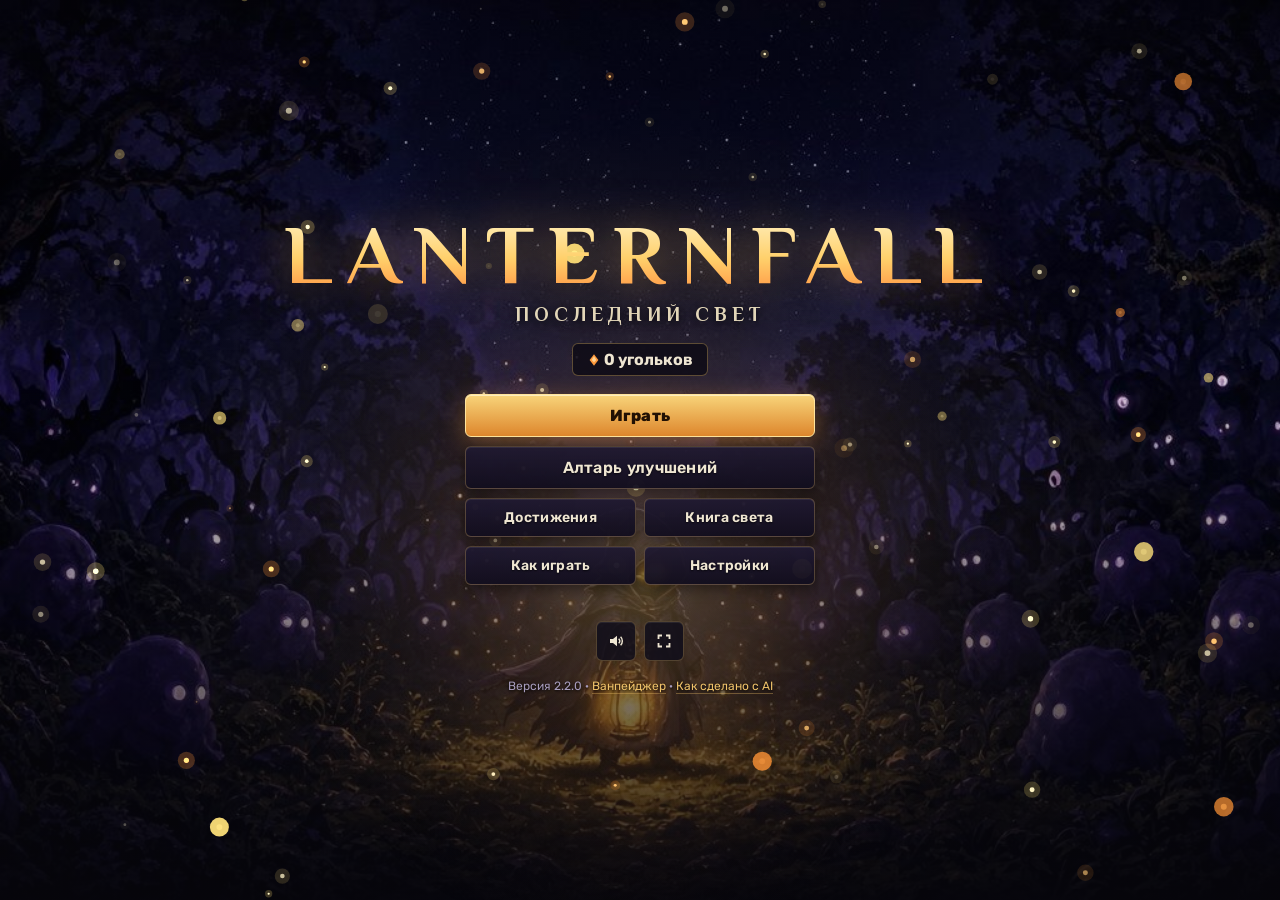
<file: index.html>
<!doctype html>
<html lang="ru">
<head>
<meta charset="utf-8">
<meta name="viewport" content="width=device-width, initial-scale=1, maximum-scale=1, user-scalable=no, viewport-fit=cover">
<meta name="theme-color" content="#07060c">
<meta name="apple-mobile-web-app-capable" content="yes">
<meta name="mobile-web-app-capable" content="yes">
<title>Lanternfall: Последний свет</title>
<meta name="description" content="Браузерный roguelite про последний фонарь в мире, который проглотила тьма">
<meta property="og:title" content="Lanternfall: Последний свет">
<meta property="og:description" content="Roguelite про последний фонарь против ночи. Играй прямо в браузере">
<meta property="og:image" content="https://aivmake.ru/lanternfall/assets/keyart.jpg">
<meta property="og:type" content="website">
<meta property="og:url" content="https://aivmake.ru/lanternfall/">
<meta name="twitter:card" content="summary_large_image">
<link rel="icon" href="data:image/svg+xml,<svg xmlns='http://www.w3.org/2000/svg' viewBox='0 0 64 64'><circle cx='32' cy='32' r='30' fill='%2307060c'/><rect x='24' y='20' width='16' height='24' rx='3' fill='%23ffe27a'/><rect x='22' y='16' width='20' height='5' fill='%238a7a5a'/><rect x='22' y='43' width='20' height='5' fill='%238a7a5a'/></svg>">
<link rel="preload" href="assets/fonts/philosopher-cyr.woff2" as="font" type="font/woff2" crossorigin>
<link rel="preload" href="assets/fonts/rubik-cyr.woff2" as="font" type="font/woff2" crossorigin>
<link rel="stylesheet" href="style.css?v=10">
</head>
<body>
<canvas id="game"></canvas>

<div id="hud" class="hidden">
  <div class="xpbar"><div id="xpfill"></div></div>
  <div class="hud-top">
    <div class="hud-left">
      <div class="hpwrap"><div id="hpfill"></div><span id="hptext">100</span></div>
      <div id="wslots" class="slots"></div>
      <div id="pslots" class="slots small"></div>
      <div id="lightwrap" class="lightwrap" title="Свет фонаря: 50% на вспышку (Пробел)"><div id="lightfill"></div><span id="lightlbl"><svg class="ui-svg sm gold" viewBox="0 0 16 16" aria-hidden="true"><path fill="currentColor" d="M8 1l1.8 4.6L14.5 7.5 9.8 9.4 8 14.5 6.2 9.4 1.5 7.5l4.7-1.9z"/></svg></span></div>
      <div id="buffs" class="buffs"></div>
    </div>
    <div class="hud-center"><div id="timer">00:00</div><div id="lvl">ур. 1</div></div>
    <div class="hud-right">
      <div class="stat-row"><svg class="ico-svg" viewBox="0 0 16 16" aria-hidden="true"><path fill="currentColor" d="M8 1.5C4.7 1.5 2.5 3.8 2.5 6.8c0 1.8.8 3.2 2 4v2.2h7v-2.2c1.2-.8 2-2.2 2-4 0-3-2.2-5.3-5.5-5.3zm-2 6.3a1.3 1.3 0 1 1 0-2.6 1.3 1.3 0 0 1 0 2.6zm4 0a1.3 1.3 0 1 1 0-2.6 1.3 1.3 0 0 1 0 2.6z"/></svg> <span id="kills">0</span></div>
      <div class="stat-row"><svg class="ico-svg ember" viewBox="0 0 16 16" aria-hidden="true"><path fill="currentColor" d="M8 1.5L13 8l-5 6.5L3 8z"/><path fill="#fff3c4" opacity=".65" d="M8 3.6L10.6 8 8 10.6 5.4 8z"/></svg> <span id="embersrun">0</span></div>
      <div id="combo" class="combo hidden"></div>
      <div class="hud-btns"><button id="mutebtn" class="iconbtn" aria-label="Звук"></button><button id="pausebtn" class="iconbtn" aria-label="Пауза"><svg viewBox="0 0 16 16" aria-hidden="true"><rect x="3" y="2.5" width="3.5" height="11" fill="currentColor"/><rect x="9.5" y="2.5" width="3.5" height="11" fill="currentColor"/></svg></button></div>
    </div>
  </div>
  <div id="bossbar" class="hidden"><div class="bname" id="bossname"></div><div class="bbar"><div id="bossfill"></div></div></div>
  <div id="toasts"></div>
  <div id="hint" class="hint hidden"></div>
  <button id="burstbtn" class="burstbtn" aria-label="Вспышка фонаря"><svg viewBox="0 0 16 16" width="28" height="28" aria-hidden="true"><path fill="currentColor" d="M8 1l1.8 4.6L14.5 7.5 9.8 9.4 8 14.5 6.2 9.4 1.5 7.5l4.7-1.9z"/></svg></button>
</div>
<div id="fps" class="fps hidden"></div>

<!-- Title -->
<div id="scr-title" class="screen">
  <div class="title-bg"></div>
  <canvas id="title-fx" class="title-fx"></canvas>
  <div class="title-wrap">
    <div class="logo"><span class="logo-main">LANTERNFALL</span><span class="logo-sub">Последний свет</span></div>
    <div class="embers-total"><svg class="ui-svg sm ember" viewBox="0 0 16 16" aria-hidden="true"><path fill="currentColor" d="M8 1.5L13 8l-5 6.5L3 8z"/><path fill="#fff3c4" opacity=".65" d="M8 3.6L10.6 8 8 10.6 5.4 8z"/></svg> <span class="embers-val">0</span> угольков</div>
    <div class="menu">
      <button class="btn primary hidden" id="quick">Продолжить</button>
      <button class="btn primary" data-go="map">Играть</button>
      <button class="btn" data-go="altar">Алтарь улучшений</button>
      <div class="menu-row">
        <button class="btn" data-go="ach">Достижения</button>
        <button class="btn" data-go="codex">Книга света</button>
      </div>
      <div class="menu-row">
        <button class="btn" data-go="how">Как играть</button>
        <button class="btn" data-go="settings">Настройки</button>
      </div>
    </div>
    <div class="title-icons"><button id="title-mute" class="iconbtn" aria-label="Звук"></button><button id="title-fs" class="iconbtn" aria-label="Во весь экран"><svg viewBox="0 0 16 16" aria-hidden="true"><path fill="none" stroke="currentColor" stroke-width="1.8" d="M2.5 6V2.5H6M10 2.5h3.5V6M13.5 10v3.5H10M6 13.5H2.5V10"/></svg></button></div>
    <div class="foot">Версия <span id="ver"></span> · <a href="onepager.html">Ванпейджер</a> · <a href="aiprocess.html">Как сделано с AI</a></div>
  </div>
</div>

<!-- Map / zone select -->
<div id="scr-map" class="screen hidden">
  <div class="panel wide">
    <div class="panel-head"><button class="back" data-go="title">←</button><h2>Куда понесешь свет?</h2><div class="embers-total small"><svg class="ui-svg sm ember" viewBox="0 0 16 16" aria-hidden="true"><path fill="currentColor" d="M8 1.5L13 8l-5 6.5L3 8z"/><path fill="#fff3c4" opacity=".65" d="M8 3.6L10.6 8 8 10.6 5.4 8z"/></svg> <span class="embers-val">0</span></div></div>
    <div class="sect">Хранитель</div>
    <div id="chars" class="chars"></div>
    <div id="daily" class="dailybox"></div>
    <div class="sect">Земли</div>
    <div id="zones" class="zones"></div>
  </div>
</div>

<!-- Altar -->
<div id="scr-altar" class="screen hidden">
  <div class="panel wide">
    <div class="panel-head"><button class="back" data-go="title">←</button><h2>Алтарь улучшений</h2><div class="embers-total small"><svg class="ui-svg sm ember" viewBox="0 0 16 16" aria-hidden="true"><path fill="currentColor" d="M8 1.5L13 8l-5 6.5L3 8z"/><path fill="#fff3c4" opacity=".65" d="M8 3.6L10.6 8 8 10.6 5.4 8z"/></svg> <span class="embers-val">0</span></div></div>
    <p class="muted">Угольки остаются после каждого забега, даже если фонарь погас. Улучшения действуют всегда.</p>
    <div id="metas" class="metas"></div>
    <div class="row-end"><button id="refund" class="btn ghost small">Вернуть все угольки</button></div>
  </div>
</div>

<!-- Achievements -->
<div id="scr-ach" class="screen hidden">
  <div class="panel wide">
    <div class="panel-head"><button class="back" data-go="title">←</button><h2>Достижения</h2><div></div></div>
    <div id="achs" class="achs"></div>
    <div id="statsbox" class="statsbox"></div>
  </div>
</div>

<!-- Codex -->
<div id="scr-codex" class="screen hidden">
  <div class="panel wide">
    <div class="panel-head"><button class="back" data-go="title">←</button><h2>Книга света</h2><div></div></div>
    <div id="codexbox"></div>
  </div>
</div>

<!-- How to play -->
<div id="scr-how" class="screen hidden">
  <div class="panel wide">
    <div class="panel-head"><button class="back" data-go="title">←</button><h2>Как играть</h2><div></div></div>
    <div class="how-grid">
      <div class="how-card">
        <h3>Управление и бой</h3>
        <p>Двигайся <b>WASD</b> или стрелками (на телефоне веди пальцем в любом месте, геймпад тоже поддерживается). Оружие атакует автоматически: твоя задача держать дистанцию, обходить препятствия и собирать осколки света.</p>
      </div>
      <div class="how-card">
        <h3>Свет как ресурс</h3>
        <p>Фонарь копит свет сам и от осколков. При 50% заряда жми <b>Пробел</b>, <b>Shift</b> или кнопку вспышки: волна света оглушит врагов и сотрет их снаряды, но радиус обзора временно сузится.</p>
      </div>
      <div class="how-card">
        <h3>Эволюции оружия</h3>
        <p>На каждом уровне выбирай 1 из 3 карточек (клавиши <b>1-4</b>, переброс <b>R</b>). Прокачай оружие до 5 уровня и возьми парное усиление, чтобы переродить его в легендарную форму. Пара указана прямо на карточке.</p>
      </div>
      <div class="how-card">
        <h3>Алтари, боссы и угольки</h3>
        <p>Раз в 75 секунд зажигается алтарь света с благословением (стрелка у края экрана покажет путь). Через 5 минут приходит босс земли. Угольки остаются после каждого забега и тратятся на Алтаре улучшений навсегда.</p>
      </div>
    </div>
    <p class="muted center how-keys">Горячие клавиши: Esc / P пауза · 1-4 выбор карточки · R переброс · M звук · F полный экран</p>
  </div>
</div>

<!-- Settings -->
<div id="scr-settings" class="screen hidden">
  <div class="panel">
    <div class="panel-head"><button class="back" data-back="1">←</button><h2>Настройки</h2><div></div></div>
    <label class="set">Музыка <input type="range" id="set-music" min="0" max="100"></label>
    <label class="set">Звуки <input type="range" id="set-sfx" min="0" max="100"></label>
    <label class="set chk"><input type="checkbox" id="set-shake"> Тряска экрана</label>
    <label class="set chk"><input type="checkbox" id="set-numbers"> Цифры урона</label>
    <label class="set chk"><input type="checkbox" id="set-vibrate"> Вибрация на телефоне</label>
    <label class="set chk"><input type="checkbox" id="set-fps"> Показывать FPS</label>
    <label class="set">Сложность <select id="set-diff"><option value="normal">Обычная</option><option value="easy">Легкая: враги слабее, угольков меньше</option></select></label>
    <label class="set chk"><input type="checkbox" id="set-preview"> Режим обзора: открыть все земли и хранителей (не меняет прогресс)</label>
    <div class="saveio"><div class="sect">Перенос прогресса</div>
      <textarea id="save-io" rows="2" placeholder="Сюда появится код сохранения, или вставь свой код"></textarea>
      <div class="row-end"><button id="save-export" class="btn small">Скопировать код</button><button id="save-import" class="btn small">Загрузить из кода</button></div></div>
    <div class="row-end"><button id="reset" class="btn ghost small danger">Сбросить весь прогресс</button></div>
  </div>
</div>

<!-- Level up -->
<div id="scr-level" class="screen overlay hidden">
  <div class="lvl-wrap">
    <h2 class="glow">Новый уровень!</h2>
    <div id="cards" class="cards"></div>
    <button id="reroll" class="btn small">Перебросить (<span id="rerolls">0</span>)</button>
  </div>
</div>

<!-- Pause -->
<div id="scr-pause" class="screen overlay hidden">
  <div class="panel narrow">
    <h2>Пауза</h2>
    <div id="pausebuild" class="pausebuild"></div>
    <div id="pausestats" class="pausebuild stats"></div>
    <div class="menu">
      <button class="btn primary" id="resume">Продолжить</button>
      <button class="btn" id="pause-settings">Настройки</button>
      <button class="btn ghost" id="quit">Сдаться и выйти</button>
    </div>
  </div>
</div>

<!-- Results -->
<div id="scr-result" class="screen overlay hidden">
  <div class="panel narrow">
    <h2 id="res-title">Фонарь погас</h2>
    <div id="res-sub" class="muted center"></div>
    <div id="res-stats" class="res-stats"></div>
    <div id="res-unlocks" class="res-unlocks"></div>
    <div class="menu">
      <button class="btn primary" id="res-next">Дальше</button>
      <button class="btn" id="res-again">Еще раз</button>
      <button class="btn" id="res-altar">На Алтарь</button>
      <button class="btn ghost" id="res-menu">В меню</button>
    </div>
  </div>
</div>

<!-- Confirm -->
<div id="scr-confirm" class="screen overlay hidden">
  <div class="panel narrow"><h2 id="conf-title"></h2><p id="conf-text" class="muted center"></p>
    <div class="menu"><button class="btn primary" id="conf-yes">Да</button><button class="btn" id="conf-no">Нет</button></div></div>
</div>

<div id="rotate-tip" class="hidden"></div>
<div id="errbox" class="errbox hidden"><b>Что-то пошло не так</b><span id="errmsg"></span><div><button id="errreload" class="btn small primary">Перезагрузить</button><button id="errclose" class="btn small">Закрыть</button></div><small>Прогресс сохранен</small></div>
<noscript>Для игры нужен включенный JavaScript</noscript>
<script src="js/data.js?v=10"></script>
<script src="js/game.js?v=10"></script>
<script src="js/art.js?v=10"></script>
<script src="js/sprites.js?v=10"></script>
<script src="js/render.js?v=10"></script>
<script src="js/audio.js?v=10"></script>
<script src="js/main.js?v=10"></script>
</body>
</html>
</file>
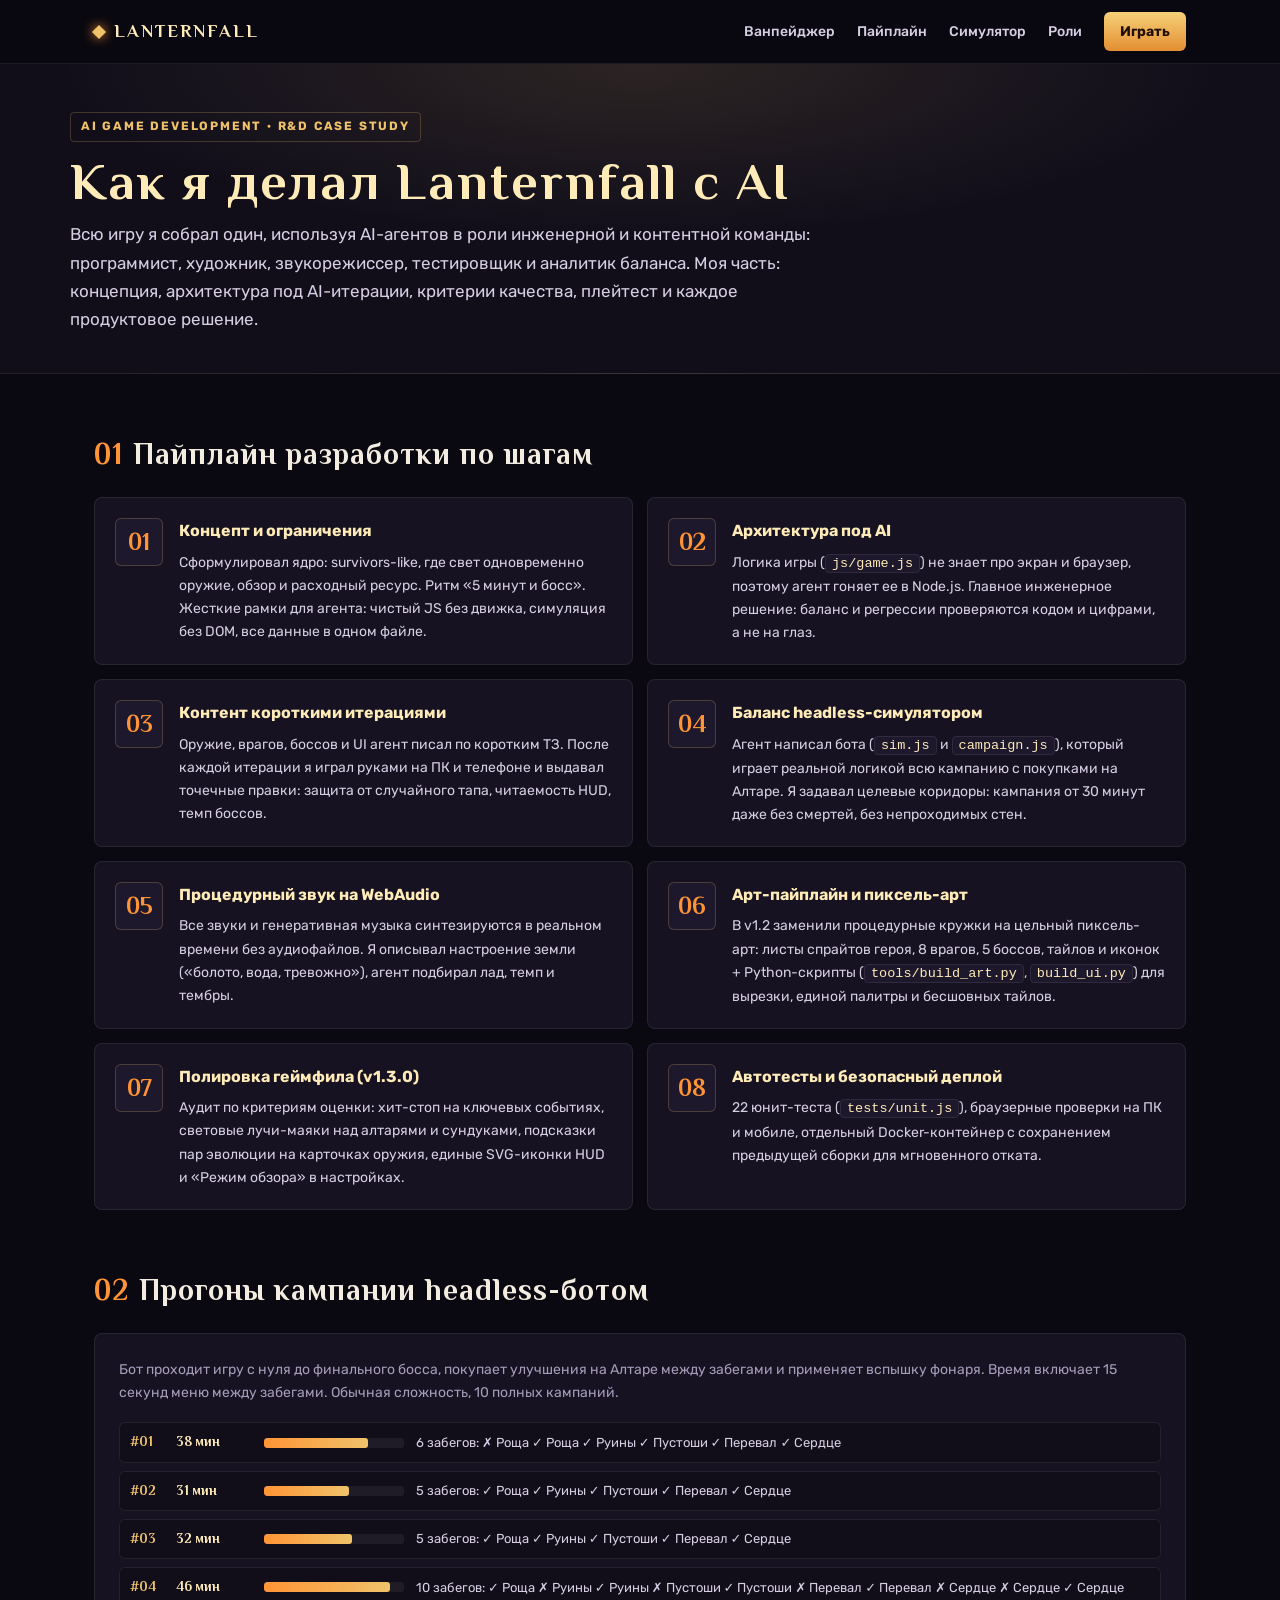
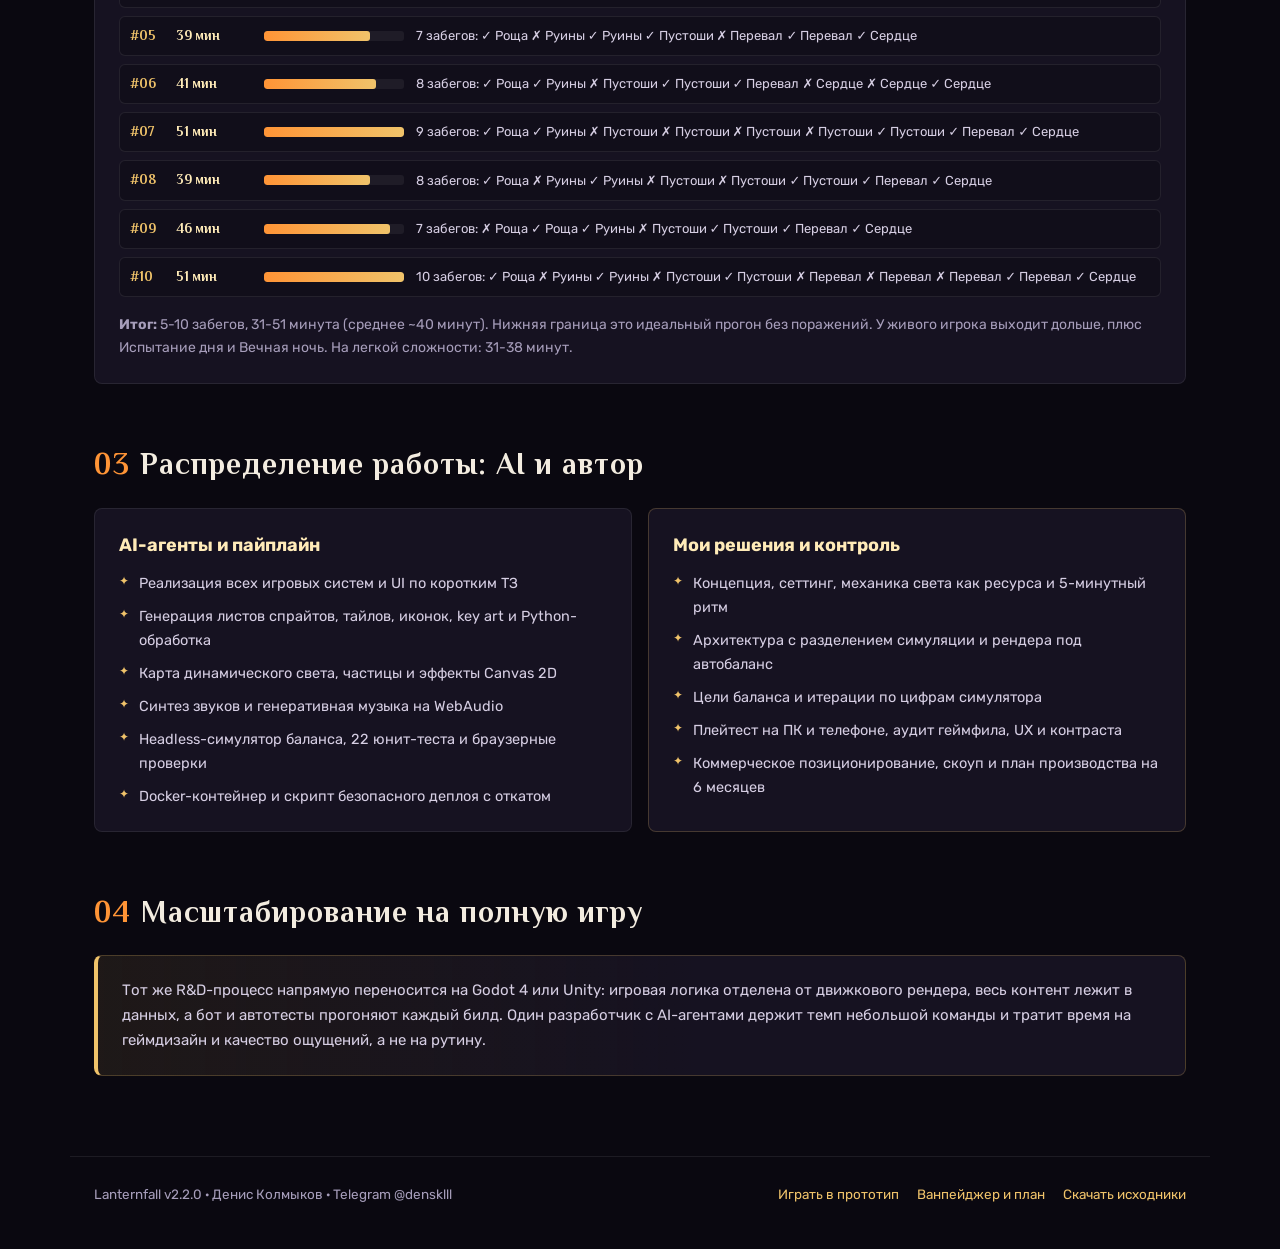
<file: aiprocess.html>
<!doctype html>
<html lang="ru">
<head>
<meta charset="utf-8">
<meta name="viewport" content="width=device-width, initial-scale=1">
<title>Lanternfall · Как я делал игру с AI</title>
<meta property="og:title" content="Lanternfall: как я делал игру с AI">
<meta property="og:image" content="https://aivmake.ru/lanternfall/assets/keyart.jpg">
<style>
  @font-face { font-family: 'Philosopher'; font-weight: 700; font-display: swap; src: url(assets/fonts/philosopher-cyr.woff2) format('woff2'); unicode-range: U+0301, U+0400-045F, U+0490-0491, U+04B0-04B1, U+2116; }
  @font-face { font-family: 'Philosopher'; font-weight: 700; font-display: swap; src: url(assets/fonts/philosopher-lat.woff2) format('woff2'); unicode-range: U+0000-00FF, U+0131, U+0152-0153, U+2000-206F, U+20AC, U+2122, U+2191, U+2193, U+2212; }
  @font-face { font-family: 'Rubik'; font-weight: 400 800; font-display: swap; src: url(assets/fonts/rubik-cyr.woff2) format('woff2'); unicode-range: U+0301, U+0400-045F, U+0490-0491, U+04B0-04B1, U+2116; }
  @font-face { font-family: 'Rubik'; font-weight: 400 800; font-display: swap; src: url(assets/fonts/rubik-lat.woff2) format('woff2'); unicode-range: U+0000-00FF, U+0131, U+0152-0153, U+2000-206F, U+20AC, U+2122, U+2191, U+2193, U+2212; }

  :root {
    --bg: #0a0810; --bg-2: #110e1a; --card: #161221; --card-hi: #1d182b;
    --gold: #f0c36a; --gold-hi: #ffebb8; --ember: #ff9436;
    --text: #f3ece0; --text-2: #d6cee3; --muted: #a69dba;
    --line: rgba(240, 195, 106, 0.22); --line-soft: rgba(255, 255, 255, 0.08);
    --pix: 'Philosopher', 'Rubik', Georgia, serif;
    --sans: 'Rubik', system-ui, -apple-system, sans-serif;
  }
  * { box-sizing: border-box; }
  body { margin: 0; background: var(--bg); color: var(--text); font: 15px/1.65 var(--sans); -webkit-font-smoothing: antialiased; }
  a { color: var(--gold); text-decoration: none; }
  a:hover { color: var(--gold-hi); }

  .topbar {
    position: sticky; top: 0; z-index: 40;
    background: rgba(10, 8, 16, 0.88); backdrop-filter: blur(12px);
    border-bottom: 1px solid var(--line-soft);
  }
  .topbar-in {
    max-width: 1140px; margin: 0 auto; padding: 12px 24px;
    display: flex; align-items: center; justify-content: space-between; gap: 16px;
  }
  .brand { display: flex; align-items: center; gap: 10px; font-family: var(--pix); font-weight: 700; font-size: 18px; letter-spacing: 2px; color: var(--gold-hi); }
  .brand-dot { width: 10px; height: 10px; background: var(--gold); box-shadow: 0 0 12px var(--ember); transform: rotate(45deg); display: inline-block; }
  .nav-links { display: flex; align-items: center; gap: 22px; font-size: 14px; font-weight: 500; }
  .nav-links a { color: var(--text-2); }
  .nav-links a:hover { color: var(--gold-hi); }
  .nav-cta { padding: 8px 16px; background: linear-gradient(180deg, #f6d178, #e48e32); color: #211003 !important; font-weight: 700; border-radius: 6px; }

  .page-head {
    background: radial-gradient(ellipse 65% 80% at 50% 0%, rgba(240, 195, 106, 0.12), transparent 70%), var(--bg-2);
    border-bottom: 1px solid var(--line-soft); padding: 48px 24px 40px;
  }
  .page-head-in { max-width: 1140px; margin: 0 auto; }
  .eyebrow {
    display: inline-block; font-size: 12px; font-weight: 700; letter-spacing: 1.8px; text-transform: uppercase;
    color: var(--gold); border: 1px solid var(--line); padding: 4px 10px; border-radius: 4px; margin-bottom: 12px;
  }
  h1 { margin: 0; font-family: var(--pix); font-size: clamp(32px, 5vw, 52px); color: var(--gold-hi); letter-spacing: 2px; line-height: 1.05; }
  .lead { margin: 12px 0 0; font-size: 17px; color: var(--text-2); max-width: 760px; }

  main { max-width: 1140px; margin: 0 auto; padding: 0 24px 80px; }
  section { margin-top: 56px; }
  h2 { margin: 0 0 18px; font-family: var(--pix); font-size: clamp(22px, 3vw, 30px); color: var(--text); letter-spacing: 1px; }
  .sec-num { color: var(--ember); margin-right: 10px; }
  code { background: var(--card-hi); border: 1px solid var(--line-soft); padding: 1px 6px; border-radius: 4px; font-size: 13.5px; color: var(--gold-hi); }

  /* Pipeline Steps 2-col */
  .steps { display: grid; grid-template-columns: repeat(2, 1fr); gap: 14px; }
  .step {
    background: var(--card); border: 1px solid var(--line-soft); border-radius: 8px;
    padding: 20px; display: flex; gap: 16px; align-items: flex-start;
  }
  .step-n {
    font-family: var(--pix); font-size: 24px; font-weight: 700; color: var(--ember);
    background: var(--card-hi); border: 1px solid var(--line); border-radius: 6px;
    min-width: 48px; height: 48px; display: grid; place-items: center; flex-shrink: 0;
  }
  .step h3 { margin: 0 0 6px; font-size: 16px; color: var(--gold-hi); }
  .step p { margin: 0; font-size: 14px; color: var(--text-2); }

  /* Sim Chart + Table */
  .sim-panel { background: var(--card); border: 1px solid var(--line-soft); border-radius: 8px; padding: 24px; }
  .sim-sub { color: var(--muted); font-size: 14px; margin: 0 0 18px; }
  .runs { display: flex; flex-direction: column; gap: 8px; }
  .run-row {
    display: grid; grid-template-columns: 34px 76px 140px 1fr; align-items: center; gap: 12px;
    padding: 8px 10px; background: var(--bg-2); border: 1px solid var(--line-soft); border-radius: 6px; font-size: 13.5px;
  }
  .run-id { font-family: var(--pix); color: var(--gold); font-weight: 700; }
  .run-min { font-family: var(--pix); color: var(--gold-hi); font-weight: 700; }
  .run-bar-wrap { height: 10px; background: rgba(255, 255, 255, 0.06); border-radius: 3px; position: relative; overflow: hidden; }
  .run-bar { height: 100%; background: linear-gradient(90deg, var(--ember), var(--gold)); border-radius: 3px; }
  .run-seq { color: var(--text-2); font-size: 13px; }
  .sim-foot { margin: 16px 0 0; font-size: 14px; color: var(--muted); }

  /* Split Responsibility */
  .split { display: grid; grid-template-columns: 1fr 1fr; gap: 16px; }
  .box { background: var(--card); border: 1px solid var(--line-soft); border-radius: 8px; padding: 22px 24px; }
  .box.hi { border-color: var(--line); }
  .box h3 { margin: 0 0 12px; font-size: 18px; color: var(--gold-hi); }
  .box ul { list-style: none; padding: 0; margin: 0; display: flex; flex-direction: column; gap: 9px; }
  .box li { position: relative; padding-left: 20px; font-size: 14.5px; color: var(--text-2); }
  .box li::before { content: '✦'; position: absolute; left: 0; color: var(--gold); font-size: 12px; }

  .scale-box {
    background: linear-gradient(90deg, rgba(240, 195, 106, 0.09), var(--card) 55%);
    border: 1px solid var(--line); border-left: 4px solid var(--gold); border-radius: 8px; padding: 22px 24px;
  }
  .scale-box p { margin: 0; font-size: 15px; color: var(--text-2); }

  footer {
    max-width: 1140px; margin: 0 auto; padding: 26px 24px 48px;
    border-top: 1px solid var(--line-soft); display: flex; justify-content: space-between; align-items: center; flex-wrap: wrap; gap: 12px;
    font-size: 13.5px; color: var(--muted);
  }
  .foot-links { display: flex; gap: 18px; flex-wrap: wrap; }

  @media (max-width: 860px) {
    .steps, .split { grid-template-columns: 1fr; }
    .run-row { grid-template-columns: 30px 64px 90px 1fr; gap: 8px; }
  }
  @media (max-width: 600px) {
    .nav-links a:not(.nav-cta) { display: none; }
    .run-row { grid-template-columns: 28px 60px 1fr; }
    .run-bar-wrap { display: none; }
  }
</style>
</head>
<body>

<nav class="topbar">
  <div class="topbar-in">
    <a class="brand" href="./"><i class="brand-dot"></i> LANTERNFALL</a>
    <div class="nav-links">
      <a href="onepager.html">Ванпейджер</a>
      <a href="#steps">Пайплайн</a>
      <a href="#sim">Симулятор</a>
      <a href="#split">Роли</a>
      <a class="nav-cta" href="./">Играть</a>
    </div>
  </div>
</nav>

<header class="page-head">
  <div class="page-head-in">
    <span class="eyebrow">AI Game Development · R&amp;D Case Study</span>
    <h1>Как я делал Lanternfall с AI</h1>
    <p class="lead">Всю игру я собрал один, используя AI-агентов в роли инженерной и контентной команды: программист, художник, звукорежиссер, тестировщик и аналитик баланса. Моя часть: концепция, архитектура под AI-итерации, критерии качества, плейтест и каждое продуктовое решение.</p>
  </div>
</header>

<main>
  <section id="steps">
    <h2><span class="sec-num">01</span>Пайплайн разработки по шагам</h2>
    <div class="steps">
      <div class="step"><div class="step-n">01</div><div><h3>Концепт и ограничения</h3><p>Сформулировал ядро: survivors-like, где свет одновременно оружие, обзор и расходный ресурс. Ритм «5 минут и босс». Жесткие рамки для агента: чистый JS без движка, симуляция без DOM, все данные в одном файле.</p></div></div>
      <div class="step"><div class="step-n">02</div><div><h3>Архитектура под AI</h3><p>Логика игры (<code>js/game.js</code>) не знает про экран и браузер, поэтому агент гоняет ее в Node.js. Главное инженерное решение: баланс и регрессии проверяются кодом и цифрами, а не на глаз.</p></div></div>
      <div class="step"><div class="step-n">03</div><div><h3>Контент короткими итерациями</h3><p>Оружие, врагов, боссов и UI агент писал по коротким ТЗ. После каждой итерации я играл руками на ПК и телефоне и выдавал точечные правки: защита от случайного тапа, читаемость HUD, темп боссов.</p></div></div>
      <div class="step"><div class="step-n">04</div><div><h3>Баланс headless-симулятором</h3><p>Агент написал бота (<code>sim.js</code> и <code>campaign.js</code>), который играет реальной логикой всю кампанию с покупками на Алтаре. Я задавал целевые коридоры: кампания от 30 минут даже без смертей, без непроходимых стен.</p></div></div>
      <div class="step"><div class="step-n">05</div><div><h3>Процедурный звук на WebAudio</h3><p>Все звуки и генеративная музыка синтезируются в реальном времени без аудиофайлов. Я описывал настроение земли («болото, вода, тревожно»), агент подбирал лад, темп и тембры.</p></div></div>
      <div class="step"><div class="step-n">06</div><div><h3>Арт-пайплайн и пиксель-арт</h3><p>В v1.2 заменили процедурные кружки на цельный пиксель-арт: листы спрайтов героя, 8 врагов, 5 боссов, тайлов и иконок + Python-скрипты (<code>tools/build_art.py</code>, <code>build_ui.py</code>) для вырезки, единой палитры и бесшовных тайлов.</p></div></div>
      <div class="step"><div class="step-n">07</div><div><h3>Полировка геймфила (v1.3.0)</h3><p>Аудит по критериям оценки: хит-стоп на ключевых событиях, световые лучи-маяки над алтарями и сундуками, подсказки пар эволюции на карточках оружия, единые SVG-иконки HUD и «Режим обзора» в настройках.</p></div></div>
      <div class="step"><div class="step-n">08</div><div><h3>Автотесты и безопасный деплой</h3><p>22 юнит-теста (<code>tests/unit.js</code>), браузерные проверки на ПК и мобиле, отдельный Docker-контейнер с сохранением предыдущей сборки для мгновенного отката.</p></div></div>
    </div>
  </section>

  <section id="sim">
    <h2><span class="sec-num">02</span>Прогоны кампании headless-ботом</h2>
    <div class="sim-panel">
      <p class="sim-sub">Бот проходит игру с нуля до финального босса, покупает улучшения на Алтаре между забегами и применяет вспышку фонаря. Время включает 15 секунд меню между забегами. Обычная сложность, 10 полных кампаний.</p>
      <div class="runs">
        <div class="run-row"><span class="run-id">#01</span><span class="run-min">38 мин</span><div class="run-bar-wrap"><div class="run-bar" style="width:74%"></div></div><span class="run-seq">6 забегов: ✗ Роща ✓ Роща ✓ Руины ✓ Пустоши ✓ Перевал ✓ Сердце</span></div>
        <div class="run-row"><span class="run-id">#02</span><span class="run-min">31 мин</span><div class="run-bar-wrap"><div class="run-bar" style="width:61%"></div></div><span class="run-seq">5 забегов: ✓ Роща ✓ Руины ✓ Пустоши ✓ Перевал ✓ Сердце</span></div>
        <div class="run-row"><span class="run-id">#03</span><span class="run-min">32 мин</span><div class="run-bar-wrap"><div class="run-bar" style="width:63%"></div></div><span class="run-seq">5 забегов: ✓ Роща ✓ Руины ✓ Пустоши ✓ Перевал ✓ Сердце</span></div>
        <div class="run-row"><span class="run-id">#04</span><span class="run-min">46 мин</span><div class="run-bar-wrap"><div class="run-bar" style="width:90%"></div></div><span class="run-seq">10 забегов: ✓ Роща ✗ Руины ✓ Руины ✗ Пустоши ✓ Пустоши ✗ Перевал ✓ Перевал ✗ Сердце ✗ Сердце ✓ Сердце</span></div>
        <div class="run-row"><span class="run-id">#05</span><span class="run-min">39 мин</span><div class="run-bar-wrap"><div class="run-bar" style="width:76%"></div></div><span class="run-seq">7 забегов: ✓ Роща ✗ Руины ✓ Руины ✓ Пустоши ✗ Перевал ✓ Перевал ✓ Сердце</span></div>
        <div class="run-row"><span class="run-id">#06</span><span class="run-min">41 мин</span><div class="run-bar-wrap"><div class="run-bar" style="width:80%"></div></div><span class="run-seq">8 забегов: ✓ Роща ✓ Руины ✗ Пустоши ✓ Пустоши ✓ Перевал ✗ Сердце ✗ Сердце ✓ Сердце</span></div>
        <div class="run-row"><span class="run-id">#07</span><span class="run-min">51 мин</span><div class="run-bar-wrap"><div class="run-bar" style="width:100%"></div></div><span class="run-seq">9 забегов: ✓ Роща ✓ Руины ✗ Пустоши ✗ Пустоши ✗ Пустоши ✗ Пустоши ✓ Пустоши ✓ Перевал ✓ Сердце</span></div>
        <div class="run-row"><span class="run-id">#08</span><span class="run-min">39 мин</span><div class="run-bar-wrap"><div class="run-bar" style="width:76%"></div></div><span class="run-seq">8 забегов: ✓ Роща ✗ Руины ✓ Руины ✗ Пустоши ✗ Пустоши ✓ Пустоши ✓ Перевал ✓ Сердце</span></div>
        <div class="run-row"><span class="run-id">#09</span><span class="run-min">46 мин</span><div class="run-bar-wrap"><div class="run-bar" style="width:90%"></div></div><span class="run-seq">7 забегов: ✗ Роща ✓ Роща ✓ Руины ✗ Пустоши ✓ Пустоши ✓ Перевал ✓ Сердце</span></div>
        <div class="run-row"><span class="run-id">#10</span><span class="run-min">51 мин</span><div class="run-bar-wrap"><div class="run-bar" style="width:100%"></div></div><span class="run-seq">10 забегов: ✓ Роща ✗ Руины ✓ Руины ✗ Пустоши ✓ Пустоши ✗ Перевал ✗ Перевал ✗ Перевал ✓ Перевал ✓ Сердце</span></div>
      </div>
      <p class="sim-foot"><b>Итог:</b> 5-10 забегов, 31-51 минута (среднее ~40 минут). Нижняя граница это идеальный прогон без поражений. У живого игрока выходит дольше, плюс Испытание дня и Вечная ночь. На легкой сложности: 31-38 минут.</p>
    </div>
  </section>

  <section id="split">
    <h2><span class="sec-num">03</span>Распределение работы: AI и автор</h2>
    <div class="split">
      <div class="box">
        <h3>AI-агенты и пайплайн</h3>
        <ul>
          <li>Реализация всех игровых систем и UI по коротким ТЗ</li>
          <li>Генерация листов спрайтов, тайлов, иконок, key art и Python-обработка</li>
          <li>Карта динамического света, частицы и эффекты Canvas 2D</li>
          <li>Синтез звуков и генеративная музыка на WebAudio</li>
          <li>Headless-симулятор баланса, 22 юнит-теста и браузерные проверки</li>
          <li>Docker-контейнер и скрипт безопасного деплоя с откатом</li>
        </ul>
      </div>
      <div class="box hi">
        <h3>Мои решения и контроль</h3>
        <ul>
          <li>Концепция, сеттинг, механика света как ресурса и 5-минутный ритм</li>
          <li>Архитектура с разделением симуляции и рендера под автобаланс</li>
          <li>Цели баланса и итерации по цифрам симулятора</li>
          <li>Плейтест на ПК и телефоне, аудит геймфила, UX и контраста</li>
          <li>Коммерческое позиционирование, скоуп и план производства на 6 месяцев</li>
        </ul>
      </div>
    </div>
  </section>

  <section>
    <h2><span class="sec-num">04</span>Масштабирование на полную игру</h2>
    <div class="scale-box">
      <p>Тот же R&amp;D-процесс напрямую переносится на Godot 4 или Unity: игровая логика отделена от движкового рендера, весь контент лежит в данных, а бот и автотесты прогоняют каждый билд. Один разработчик с AI-агентами держит темп небольшой команды и тратит время на геймдизайн и качество ощущений, а не на рутину.</p>
    </div>
  </section>
</main>

<footer>
  <div>Lanternfall v2.2.0 · Денис Колмыков · Telegram @densklll</div>
  <div class="foot-links">
    <a href="./">Играть в прототип</a>
    <a href="onepager.html">Ванпейджер и план</a>
    <a href="lanternfall-src.zip">Скачать исходники</a>
  </div>
</footer>
</body>
</html>
</file>
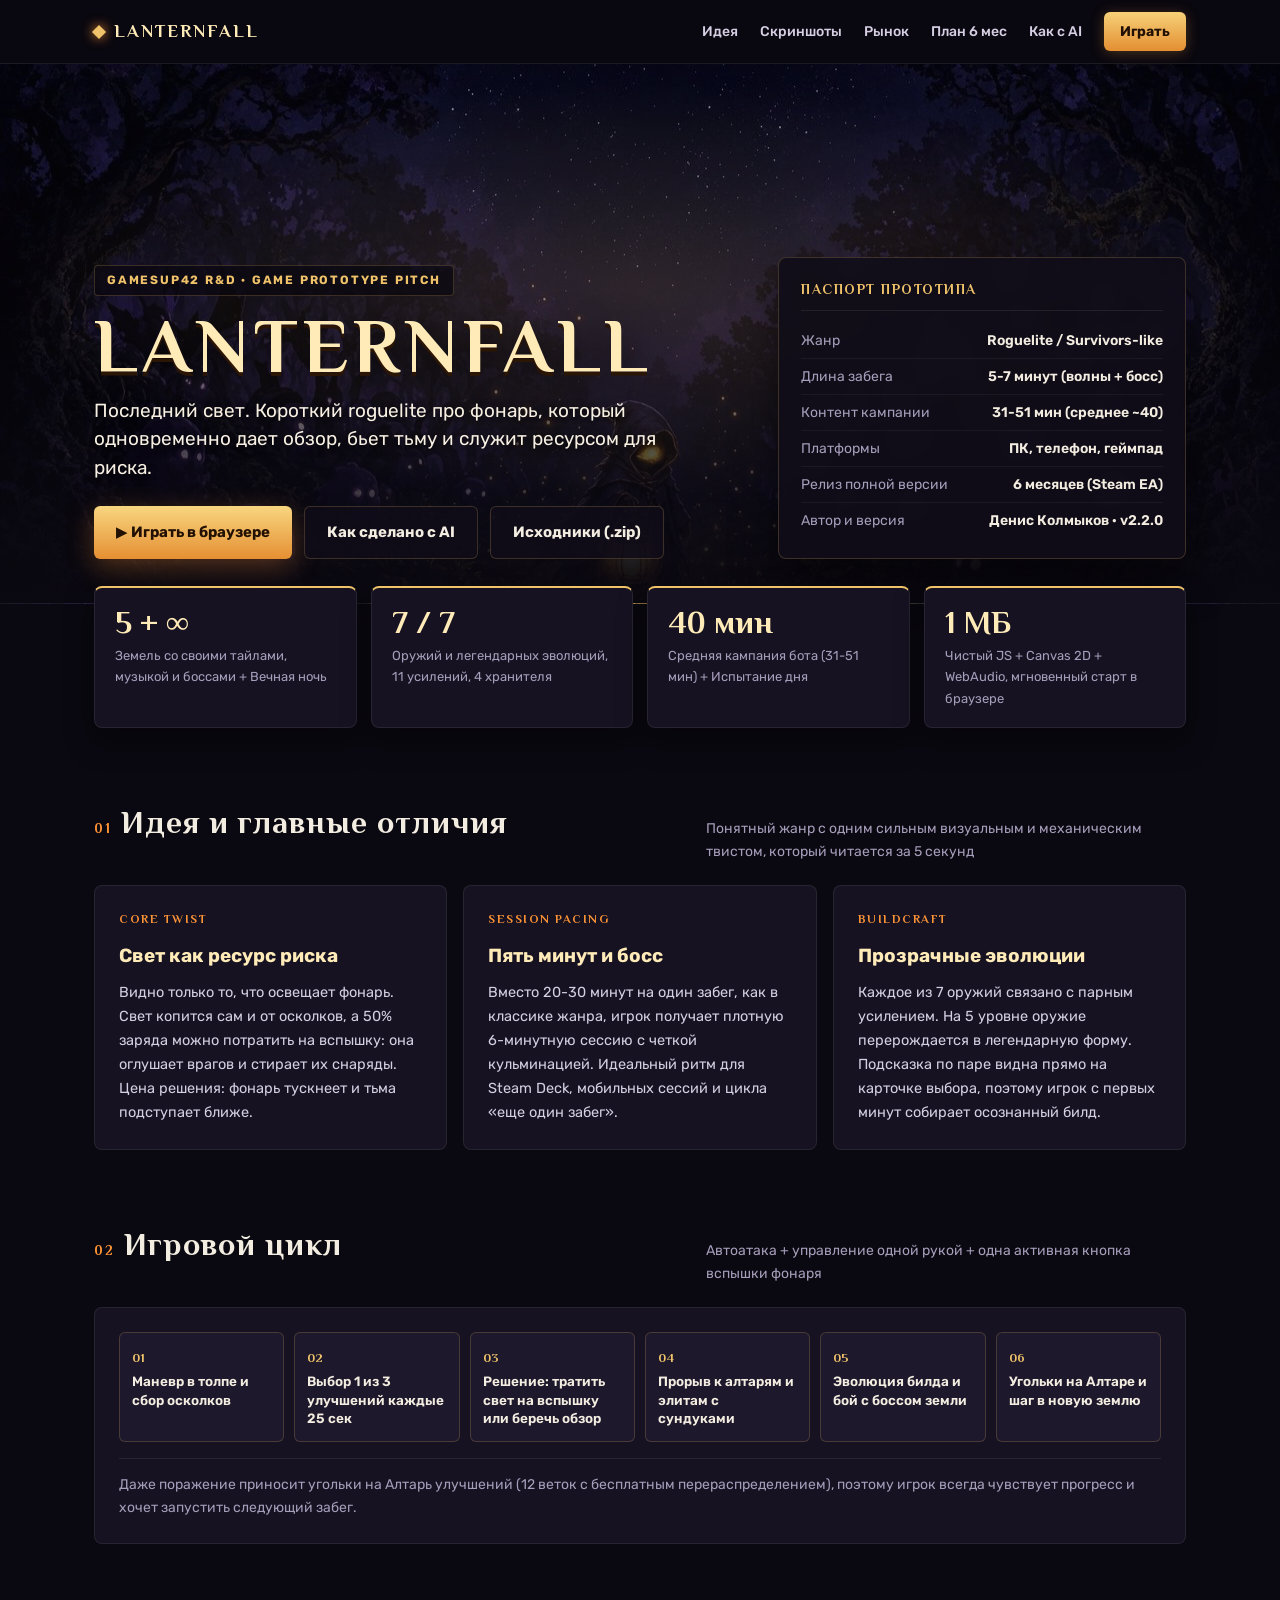
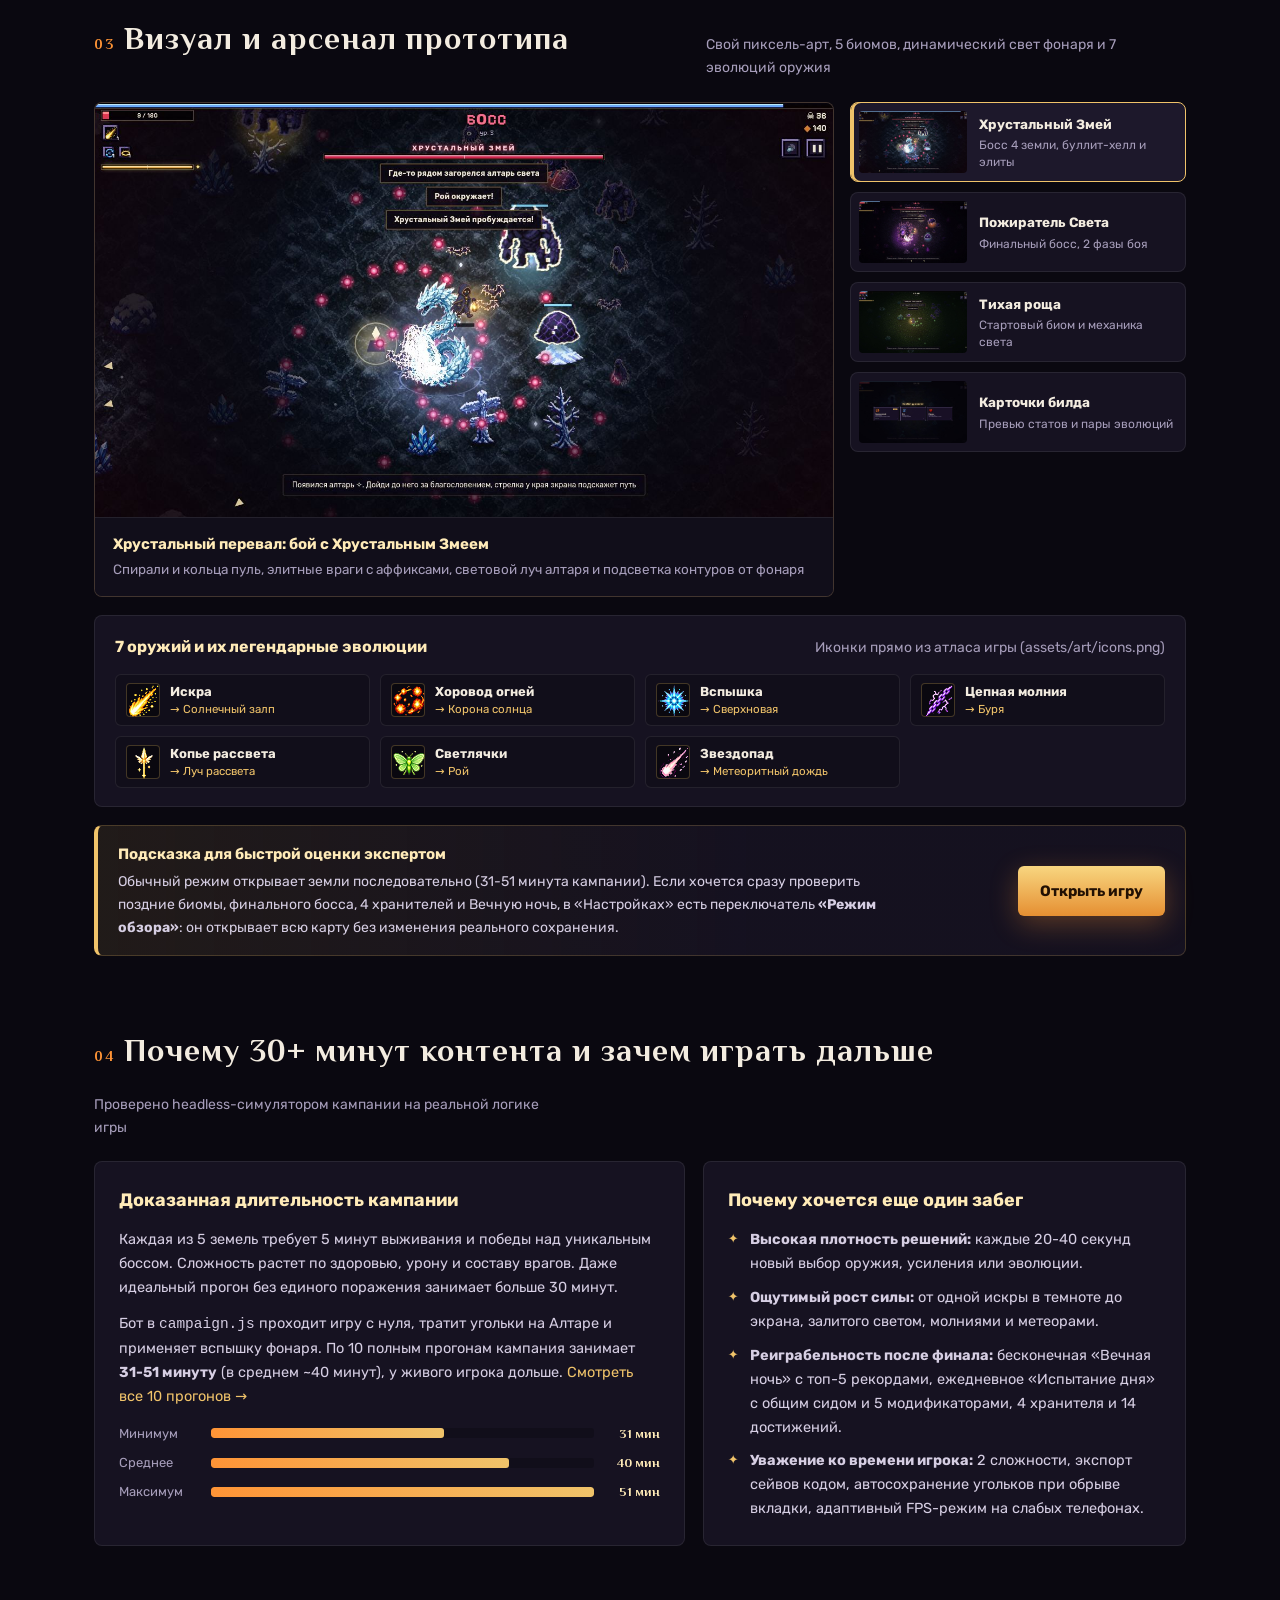
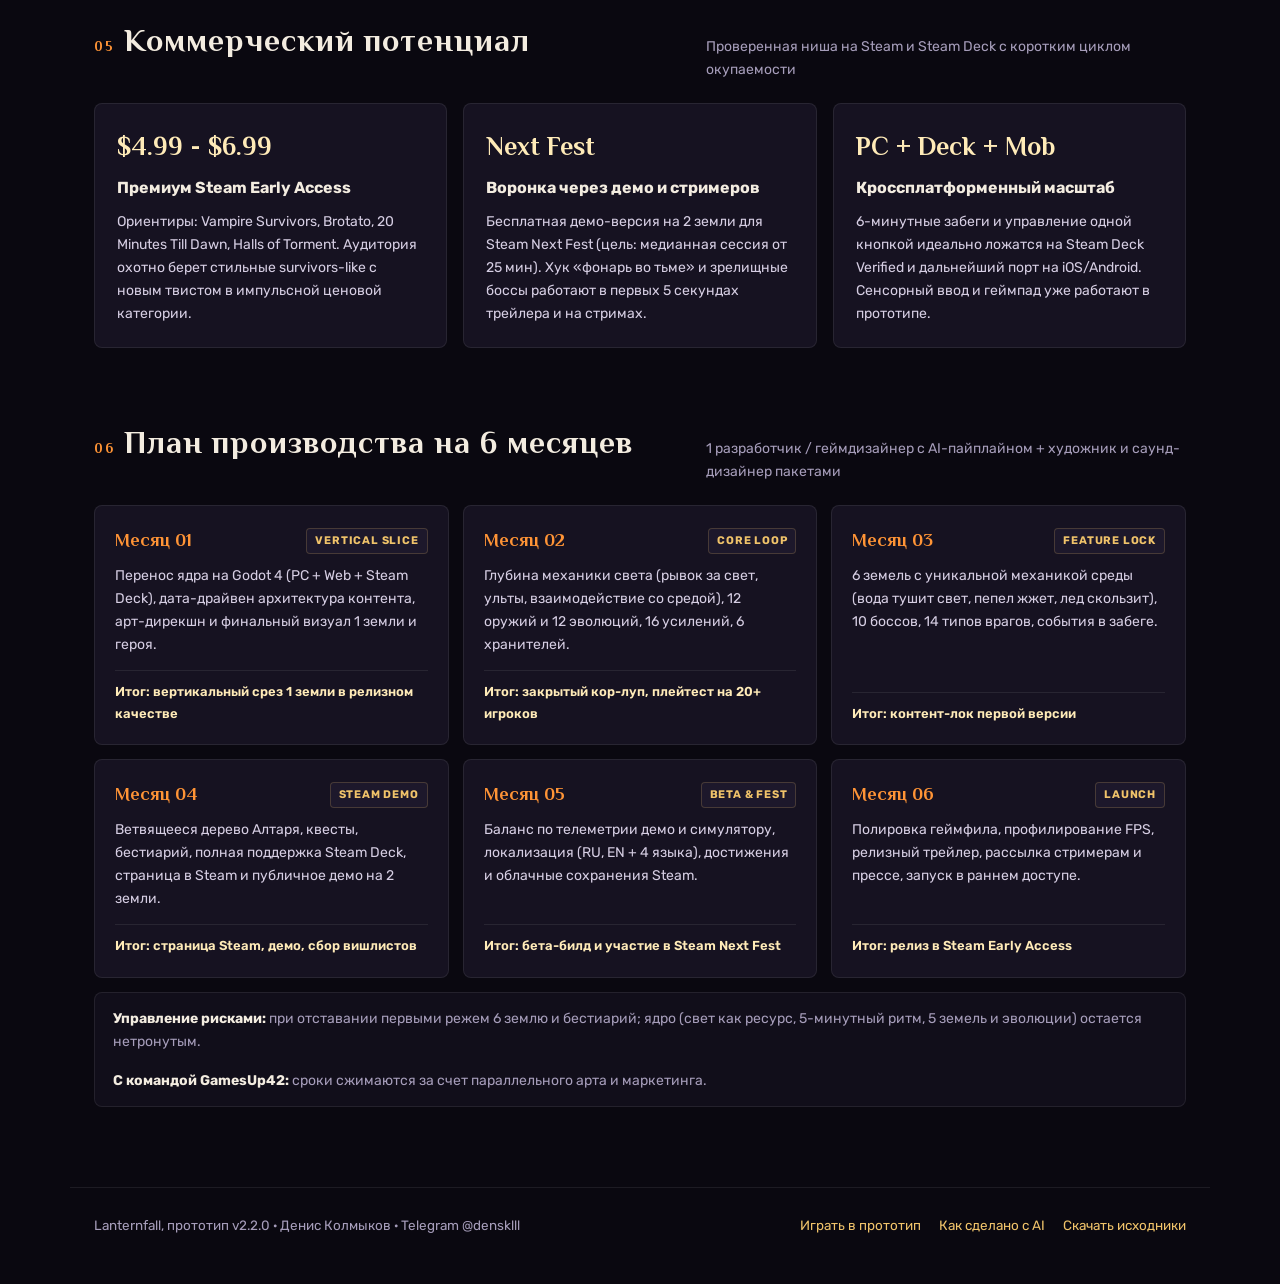
<file: onepager.html>
<!doctype html>
<html lang="ru">
<head>
<meta charset="utf-8">
<meta name="viewport" content="width=device-width, initial-scale=1">
<title>Lanternfall: Последний свет · Ванпейджер и план производства</title>
<meta property="og:title" content="Lanternfall: Последний свет · Ванпейджер">
<meta property="og:description" content="Браузерный roguelite про последний фонарь. 5 земель, 5 боссов, 7 эволюций, 35-50 минут кампании и план релиза за 6 месяцев.">
<meta property="og:image" content="https://aivmake.ru/lanternfall/assets/keyart.jpg">
<style>
  @font-face { font-family: 'Philosopher'; font-weight: 700; font-display: swap; src: url(assets/fonts/philosopher-cyr.woff2) format('woff2'); unicode-range: U+0301, U+0400-045F, U+0490-0491, U+04B0-04B1, U+2116; }
  @font-face { font-family: 'Philosopher'; font-weight: 700; font-display: swap; src: url(assets/fonts/philosopher-lat.woff2) format('woff2'); unicode-range: U+0000-00FF, U+0131, U+0152-0153, U+2000-206F, U+20AC, U+2122, U+2191, U+2193, U+2212; }
  @font-face { font-family: 'Rubik'; font-weight: 400 800; font-display: swap; src: url(assets/fonts/rubik-cyr.woff2) format('woff2'); unicode-range: U+0301, U+0400-045F, U+0490-0491, U+04B0-04B1, U+2116; }
  @font-face { font-family: 'Rubik'; font-weight: 400 800; font-display: swap; src: url(assets/fonts/rubik-lat.woff2) format('woff2'); unicode-range: U+0000-00FF, U+0131, U+0152-0153, U+2000-206F, U+20AC, U+2122, U+2191, U+2193, U+2212; }

  :root {
    --bg: #0a0810;
    --bg-2: #110e1a;
    --card: #161221;
    --card-hi: #1d182b;
    --gold: #f0c36a;
    --gold-hi: #ffebb8;
    --ember: #ff9436;
    --text: #f3ece0;
    --text-2: #d6cee3;
    --muted: #a69dba;
    --line: rgba(240, 195, 106, 0.2);
    --line-soft: rgba(255, 255, 255, 0.08);
    --pix: 'Philosopher', 'Rubik', Georgia, serif;
    --sans: 'Rubik', system-ui, -apple-system, sans-serif;
  }

  * { box-sizing: border-box; }
  html { scroll-behavior: smooth; }
  body {
    margin: 0;
    background: var(--bg);
    color: var(--text);
    font: 15px/1.65 var(--sans);
    -webkit-font-smoothing: antialiased;
  }
  a { color: var(--gold); text-decoration: none; transition: color 0.15s, border-color 0.15s; }
  a:hover { color: var(--gold-hi); }

  /* Top Navigation */
  .topbar {
    position: sticky; top: 0; z-index: 40;
    background: rgba(10, 8, 16, 0.86);
    backdrop-filter: blur(12px); -webkit-backdrop-filter: blur(12px);
    border-bottom: 1px solid var(--line-soft);
  }
  .topbar-in {
    max-width: 1140px; margin: 0 auto; padding: 12px 24px;
    display: flex; align-items: center; justify-content: space-between; gap: 16px;
  }
  .brand {
    display: flex; align-items: center; gap: 10px;
    font-family: var(--pix); font-weight: 700; font-size: 18px; letter-spacing: 2px; color: var(--gold-hi);
  }
  .brand-dot {
    width: 10px; height: 10px; background: var(--gold);
    box-shadow: 0 0 12px var(--ember); transform: rotate(45deg); display: inline-block;
  }
  .nav-links { display: flex; align-items: center; gap: 22px; font-size: 14px; font-weight: 500; }
  .nav-links a { color: var(--text-2); }
  .nav-links a:hover { color: var(--gold-hi); }
  .nav-cta {
    padding: 8px 16px; background: linear-gradient(180deg, #f6d178, #e48e32);
    color: #211003 !important; font-weight: 700; border-radius: 6px;
    box-shadow: 0 2px 14px rgba(240, 160, 60, 0.28);
  }
  .nav-cta:hover { filter: brightness(1.07); }

  /* Cinematic Hero */
  .hero {
    position: relative; min-height: 540px; display: flex; align-items: flex-end;
    background:
      radial-gradient(ellipse 70% 55% at 50% 42%, rgba(255, 190, 90, 0.14), transparent 70%),
      linear-gradient(180deg, rgba(10, 8, 16, 0.25) 0%, rgba(10, 8, 16, 0.45) 48%, var(--bg) 100%),
      url(assets/keyart.jpg) center 38%/cover no-repeat;
    border-bottom: 1px solid var(--line-soft);
  }
  .hero-in {
    max-width: 1140px; width: 100%; margin: 0 auto; padding: 80px 24px 44px;
    display: grid; grid-template-columns: 1.35fr 0.85fr; gap: 36px; align-items: end;
  }
  .eyebrow {
    display: inline-flex; align-items: center; gap: 8px;
    font-size: 12px; font-weight: 700; letter-spacing: 1.8px; text-transform: uppercase;
    color: var(--gold); background: rgba(10, 8, 16, 0.72); border: 1px solid var(--line);
    padding: 5px 12px; border-radius: 4px; margin-bottom: 14px;
  }
  h1 {
    margin: 0; font-family: var(--pix); font-size: clamp(44px, 6.5vw, 76px);
    letter-spacing: 5px; line-height: 0.98; color: var(--gold-hi);
    text-shadow: 0 4px 0 #2b1606, 0 10px 36px rgba(0, 0, 0, 0.8);
  }
  .subtitle {
    margin: 12px 0 0; font-size: 19px; line-height: 1.5; color: #f7f0e2; max-width: 600px;
    text-shadow: 0 2px 10px rgba(0, 0, 0, 0.9);
  }
  .hero-actions { display: flex; flex-wrap: wrap; gap: 12px; margin-top: 24px; }
  .btn {
    display: inline-flex; align-items: center; gap: 8px; padding: 13px 22px;
    border-radius: 6px; font-weight: 700; font-size: 15px; transition: transform 0.12s, filter 0.15s, border-color 0.15s;
  }
  .btn:hover { transform: translateY(-1px); }
  .btn-primary {
    background: linear-gradient(180deg, #f8d680, #e58f32); color: #221003;
    box-shadow: 0 8px 28px rgba(255, 150, 54, 0.3);
  }
  .btn-primary:hover { color: #190b02; filter: brightness(1.06); }
  .btn-ghost {
    background: rgba(16, 13, 25, 0.82); color: var(--text); border: 1px solid var(--line);
  }
  .btn-ghost:hover { border-color: var(--gold); color: var(--gold-hi); }

  /* Hero Spec Sheet */
  .spec-card {
    background: rgba(16, 13, 25, 0.88); border: 1px solid var(--line);
    border-radius: 8px; padding: 20px 22px; backdrop-filter: blur(10px);
    box-shadow: 0 18px 44px rgba(0, 0, 0, 0.55);
  }
  .spec-card-title {
    font-family: var(--pix); font-size: 14px; letter-spacing: 1.5px; text-transform: uppercase;
    color: var(--gold); margin-bottom: 12px; padding-bottom: 8px; border-bottom: 1px solid var(--line-soft);
  }
  .spec-row {
    display: flex; justify-content: space-between; gap: 12px;
    padding: 6px 0; border-bottom: 1px solid rgba(255, 255, 255, 0.05); font-size: 14px;
  }
  .spec-row:last-child { border-bottom: 0; }
  .spec-row span { color: var(--muted); }
  .spec-row strong { color: var(--text); text-align: right; font-weight: 600; }

  /* Main Container */
  main { max-width: 1140px; margin: 0 auto; padding: 0 24px 80px; }

  /* Key Numbers Strip */
  .kpi-strip {
    display: grid; grid-template-columns: repeat(4, 1fr); gap: 14px;
    margin-top: -18px; position: relative; z-index: 5;
  }
  .kpi {
    background: var(--card); border: 1px solid var(--line-soft); border-top: 2px solid var(--gold);
    border-radius: 8px; padding: 18px 20px; box-shadow: 0 12px 30px rgba(0, 0, 0, 0.35);
  }
  .kpi-val {
    font-family: var(--pix); font-size: 32px; font-weight: 700; color: var(--gold-hi);
    line-height: 1.05; display: block;
  }
  .kpi-lbl { font-size: 13px; color: var(--muted); margin-top: 5px; display: block; }

  /* Sections */
  section { margin-top: 68px; }
  .sec-head { display: flex; align-items: baseline; justify-content: space-between; gap: 16px; margin-bottom: 22px; flex-wrap: wrap; }
  .sec-num { font-family: var(--pix); font-size: 14px; color: var(--ember); letter-spacing: 1.5px; margin-right: 10px; }
  h2 { margin: 0; font-family: var(--pix); font-size: clamp(24px, 3vw, 32px); letter-spacing: 1px; color: var(--text); }
  .sec-sub { color: var(--muted); font-size: 14px; max-width: 480px; }

  /* Pillars Grid */
  .pillars { display: grid; grid-template-columns: repeat(3, 1fr); gap: 16px; }
  .pillar {
    background: var(--card); border: 1px solid var(--line-soft); border-radius: 8px;
    padding: 24px; display: flex; flex-direction: column; gap: 10px;
    transition: border-color 0.15s, transform 0.15s;
  }
  .pillar:hover { border-color: var(--line); transform: translateY(-2px); }
  .pillar-tag {
    font-family: var(--pix); font-size: 12px; letter-spacing: 1.5px; text-transform: uppercase;
    color: var(--ember);
  }
  .pillar h3 { margin: 0; font-size: 19px; color: var(--gold-hi); }
  .pillar p { margin: 0; color: var(--text-2); font-size: 14.5px; }

  /* Core Loop Visual */
  .loop-wrap {
    background: var(--card); border: 1px solid var(--line-soft); border-radius: 8px; padding: 24px;
  }
  .loop-steps {
    display: grid; grid-template-columns: repeat(6, 1fr); gap: 10px; margin-bottom: 16px;
  }
  .loop-node {
    position: relative; background: var(--card-hi); border: 1px solid var(--line);
    border-radius: 6px; padding: 14px 12px; text-align: left;
  }
  .loop-node b {
    display: block; font-family: var(--pix); font-size: 13px; color: var(--gold); margin-bottom: 4px;
  }
  .loop-node span { font-size: 13.5px; font-weight: 600; color: var(--text); line-height: 1.35; display: block; }
  .loop-foot { font-size: 14px; color: var(--muted); margin: 0; border-top: 1px solid var(--line-soft); padding-top: 14px; }

  /* Interactive Showcase Gallery */
  .gallery { display: grid; grid-template-columns: 1.65fr 0.75fr; gap: 16px; align-items: stretch; }
  .gallery-main {
    background: var(--card); border: 1px solid var(--line); border-radius: 8px; overflow: hidden;
    display: flex; flex-direction: column;
  }
  .gallery-stage { position: relative; aspect-ratio: 16/9; background: #07050b; overflow: hidden; }
  .gallery-stage img { width: 100%; height: 100%; object-fit: cover; display: block; }
  .gallery-cap {
    padding: 14px 18px; background: var(--bg-2); border-top: 1px solid var(--line-soft);
    display: flex; justify-content: space-between; align-items: center; gap: 12px;
  }
  .gallery-cap strong { color: var(--gold-hi); font-size: 15px; display: block; }
  .gallery-cap span { color: var(--muted); font-size: 13.5px; }
  .gallery-thumbs { display: flex; flex-direction: column; gap: 10px; }
  .thumb {
    display: grid; grid-template-columns: 108px 1fr; gap: 12px; align-items: center;
    background: var(--card); border: 1px solid var(--line-soft); border-radius: 8px;
    padding: 8px; cursor: pointer; text-align: left; color: inherit; font: inherit;
    transition: border-color 0.15s, background 0.15s;
  }
  .thumb:hover { border-color: var(--line); background: var(--card-hi); }
  .thumb.active { border-color: var(--gold); background: var(--card-hi); box-shadow: inset 3px 0 0 var(--gold); }
  .thumb img { width: 108px; height: 62px; object-fit: cover; border-radius: 4px; display: block; }
  .thumb b { display: block; font-size: 13.5px; color: var(--text); }
  .thumb small { display: block; font-size: 12px; color: var(--muted); line-height: 1.35; margin-top: 2px; }

  /* Weapons / Buildcraft Strip using real icon atlas */
  .arsenal {
    margin-top: 18px; background: var(--card); border: 1px solid var(--line-soft); border-radius: 8px; padding: 18px 20px;
  }
  .arsenal-head { display: flex; justify-content: space-between; align-items: center; margin-bottom: 14px; flex-wrap: wrap; gap: 8px; }
  .arsenal-head h3 { margin: 0; font-size: 16px; color: var(--gold-hi); }
  .arsenal-grid { display: grid; grid-template-columns: repeat(auto-fit, minmax(225px, 1fr)); gap: 10px; }
  .w-chip {
    display: flex; align-items: center; gap: 10px; background: var(--bg-2);
    border: 1px solid var(--line-soft); border-radius: 6px; padding: 8px 10px;
  }
  .w-ico {
    width: 34px; height: 34px; flex-shrink: 0; border-radius: 4px;
    background-image: url(assets/art/icons.png); background-repeat: no-repeat;
    background-size: calc(19 * 34px) 34px;
    border: 1px solid rgba(240, 195, 106, 0.25); background-color: rgba(0, 0, 0, 0.4);
  }
  .w-chip b { display: block; font-size: 13px; color: var(--text); line-height: 1.2; }
  .w-chip small { display: block; font-size: 11.5px; color: var(--gold); line-height: 1.25; margin-top: 2px; }

  /* Reviewer Callout */
  .callout {
    margin-top: 18px; display: flex; align-items: center; justify-content: space-between; gap: 20px; flex-wrap: wrap;
    background: linear-gradient(90deg, rgba(240, 195, 106, 0.1), rgba(22, 18, 33, 0.95) 60%);
    border: 1px solid var(--line); border-left: 4px solid var(--gold); border-radius: 8px; padding: 16px 20px;
  }
  .callout strong { color: var(--gold-hi); display: block; font-size: 15px; margin-bottom: 3px; }
  .callout p { margin: 0; font-size: 14px; color: var(--text-2); max-width: 760px; }

  /* Content Depth & Balance Two-Column */
  .split { display: grid; grid-template-columns: 1.1fr 0.9fr; gap: 18px; }
  .panel {
    background: var(--card); border: 1px solid var(--line-soft); border-radius: 8px; padding: 24px;
  }
  .panel h3 { margin: 0 0 12px; font-size: 18px; color: var(--gold-hi); }
  .panel p { margin: 0 0 12px; color: var(--text-2); font-size: 14.5px; }
  .panel p:last-child { margin-bottom: 0; }
  .check-list { list-style: none; padding: 0; margin: 0; display: flex; flex-direction: column; gap: 10px; }
  .check-list li {
    position: relative; padding-left: 22px; color: var(--text-2); font-size: 14.5px;
  }
  .check-list li::before {
    content: '✦'; position: absolute; left: 0; top: 0; color: var(--gold); font-size: 13px;
  }
  .sim-bars { display: flex; flex-direction: column; gap: 8px; margin-top: 14px; }
  .sim-row { display: grid; grid-template-columns: 82px 1fr 56px; align-items: center; gap: 10px; font-size: 13px; }
  .sim-row span { color: var(--muted); }
  .sim-track { height: 10px; background: var(--bg-2); border-radius: 3px; overflow: hidden; position: relative; }
  .sim-fill { height: 100%; background: linear-gradient(90deg, var(--ember), var(--gold)); border-radius: 3px; }
  .sim-row strong { text-align: right; font-family: var(--pix); color: var(--gold-hi); }

  /* Commercial Potential */
  .comm-grid { display: grid; grid-template-columns: repeat(3, 1fr); gap: 16px; }
  .comm-card {
    background: var(--card); border: 1px solid var(--line-soft); border-radius: 8px; padding: 22px;
  }
  .comm-val { font-family: var(--pix); font-size: 26px; color: var(--gold-hi); margin-bottom: 6px; }
  .comm-card h3 { margin: 0 0 8px; font-size: 16px; color: var(--text); }
  .comm-card p { margin: 0; font-size: 14px; color: var(--text-2); }

  /* 6-Month Production Roadmap */
  .roadmap { display: grid; grid-template-columns: repeat(3, 1fr); gap: 14px; }
  .mile {
    background: var(--card); border: 1px solid var(--line-soft); border-radius: 8px;
    padding: 20px; display: flex; flex-direction: column; justify-content: space-between; gap: 14px;
  }
  .mile-top { display: flex; justify-content: space-between; align-items: center; gap: 8px; }
  .mile-m { font-family: var(--pix); font-size: 18px; color: var(--ember); font-weight: 700; }
  .mile-badge {
    font-size: 11px; font-weight: 700; letter-spacing: 0.8px; text-transform: uppercase;
    padding: 3px 8px; border-radius: 4px; background: var(--card-hi); color: var(--gold); border: 1px solid var(--line);
  }
  .mile p { margin: 8px 0 0; font-size: 14px; color: var(--text-2); }
  .mile-out {
    padding-top: 10px; border-top: 1px solid var(--line-soft); font-size: 13px; color: var(--gold-hi); font-weight: 600;
  }
  .risk-bar {
    margin-top: 14px; background: var(--bg-2); border: 1px solid var(--line-soft); border-radius: 8px;
    padding: 14px 18px; font-size: 14px; color: var(--muted); display: flex; justify-content: space-between; gap: 16px; flex-wrap: wrap;
  }
  .risk-bar strong { color: var(--text); }

  /* Footer */
  footer {
    max-width: 1140px; margin: 0 auto; padding: 26px 24px 48px;
    border-top: 1px solid var(--line-soft); display: flex; justify-content: space-between; align-items: center; flex-wrap: wrap; gap: 12px;
    font-size: 13.5px; color: var(--muted);
  }
  .foot-links { display: flex; gap: 18px; flex-wrap: wrap; }

  @media (max-width: 820px) {
    .hero-in, .gallery, .split { grid-template-columns: 1fr; }
    .kpi-strip { grid-template-columns: repeat(2, 1fr); margin-top: 18px; }
    .pillars, .comm-grid, .roadmap { grid-template-columns: 1fr; }
    .loop-steps { grid-template-columns: repeat(2, 1fr); }
    .gallery-thumbs { display: grid; grid-template-columns: repeat(2, 1fr); }
  }
  @media (max-width: 600px) {
    .nav-links a:not(.nav-cta) { display: none; }
    .gallery-thumbs { grid-template-columns: 1fr; }
    .hero { min-height: 460px; }
    .hero-in { padding: 48px 16px 32px; }
    main { padding: 0 16px 60px; }
  }
</style>
</head>
<body>

<nav class="topbar">
  <div class="topbar-in">
    <a class="brand" href="./"><i class="brand-dot"></i> LANTERNFALL</a>
    <div class="nav-links">
      <a href="#pillars">Идея</a>
      <a href="#gallery">Скриншоты</a>
      <a href="#commercial">Рынок</a>
      <a href="#plan">План 6 мес</a>
      <a href="aiprocess.html">Как с AI</a>
      <a class="nav-cta" href="./">Играть</a>
    </div>
  </div>
</nav>

<header class="hero">
  <div class="hero-in">
    <div>
      <div class="eyebrow">GamesUp42 R&amp;D · Game Prototype Pitch</div>
      <h1>LANTERNFALL</h1>
      <p class="subtitle">Последний свет. Короткий roguelite про фонарь, который одновременно дает обзор, бьет тьму и служит ресурсом для риска.</p>
      <div class="hero-actions">
        <a class="btn btn-primary" href="./">▶ Играть в браузере</a>
        <a class="btn btn-ghost" href="aiprocess.html">Как сделано с AI</a>
        <a class="btn btn-ghost" href="lanternfall-src.zip">Исходники (.zip)</a>
      </div>
    </div>
    <aside class="spec-card">
      <div class="spec-card-title">Паспорт прототипа</div>
      <div class="spec-row"><span>Жанр</span><strong>Roguelite / Survivors-like</strong></div>
      <div class="spec-row"><span>Длина забега</span><strong>5-7 минут (волны + босс)</strong></div>
      <div class="spec-row"><span>Контент кампании</span><strong>31-51 мин (среднее ~40)</strong></div>
      <div class="spec-row"><span>Платформы</span><strong>ПК, телефон, геймпад</strong></div>
      <div class="spec-row"><span>Релиз полной версии</span><strong>6 месяцев (Steam EA)</strong></div>
      <div class="spec-row"><span>Автор и версия</span><strong>Денис Колмыков · v2.2.0</strong></div>
    </aside>
  </div>
</header>

<main>
  <div class="kpi-strip">
    <div class="kpi"><span class="kpi-val">5 + ∞</span><span class="kpi-lbl">Земель со своими тайлами, музыкой и боссами + Вечная ночь</span></div>
    <div class="kpi"><span class="kpi-val">7 / 7</span><span class="kpi-lbl">Оружий и легендарных эволюций, 11 усилений, 4 хранителя</span></div>
    <div class="kpi"><span class="kpi-val">40 мин</span><span class="kpi-lbl">Средняя кампания бота (31-51 мин) + Испытание дня</span></div>
    <div class="kpi"><span class="kpi-val">1 МБ</span><span class="kpi-lbl">Чистый JS + Canvas 2D + WebAudio, мгновенный старт в браузере</span></div>
  </div>

  <section id="pillars">
    <div class="sec-head">
      <h2><span class="sec-num">01</span>Идея и главные отличия</h2>
      <div class="sec-sub">Понятный жанр с одним сильным визуальным и механическим твистом, который читается за 5 секунд</div>
    </div>
    <div class="pillars">
      <article class="pillar">
        <span class="pillar-tag">Core Twist</span>
        <h3>Свет как ресурс риска</h3>
        <p>Видно только то, что освещает фонарь. Свет копится сам и от осколков, а 50% заряда можно потратить на вспышку: она оглушает врагов и стирает их снаряды. Цена решения: фонарь тускнеет и тьма подступает ближе.</p>
      </article>
      <article class="pillar">
        <span class="pillar-tag">Session Pacing</span>
        <h3>Пять минут и босс</h3>
        <p>Вместо 20-30 минут на один забег, как в классике жанра, игрок получает плотную 6-минутную сессию с четкой кульминацией. Идеальный ритм для Steam Deck, мобильных сессий и цикла «еще один забег».</p>
      </article>
      <article class="pillar">
        <span class="pillar-tag">Buildcraft</span>
        <h3>Прозрачные эволюции</h3>
        <p>Каждое из 7 оружий связано с парным усилением. На 5 уровне оружие перерождается в легендарную форму. Подсказка по паре видна прямо на карточке выбора, поэтому игрок с первых минут собирает осознанный билд.</p>
      </article>
    </div>
  </section>

  <section id="loop">
    <div class="sec-head">
      <h2><span class="sec-num">02</span>Игровой цикл</h2>
      <div class="sec-sub">Автоатака + управление одной рукой + одна активная кнопка вспышки фонаря</div>
    </div>
    <div class="loop-wrap">
      <div class="loop-steps">
        <div class="loop-node"><b>01</b><span>Маневр в толпе и сбор осколков</span></div>
        <div class="loop-node"><b>02</b><span>Выбор 1 из 3 улучшений каждые 25 сек</span></div>
        <div class="loop-node"><b>03</b><span>Решение: тратить свет на вспышку или беречь обзор</span></div>
        <div class="loop-node"><b>04</b><span>Прорыв к алтарям и элитам с сундуками</span></div>
        <div class="loop-node"><b>05</b><span>Эволюция билда и бой с боссом земли</span></div>
        <div class="loop-node"><b>06</b><span>Угольки на Алтаре и шаг в новую землю</span></div>
      </div>
      <p class="loop-foot">Даже поражение приносит угольки на Алтарь улучшений (12 веток с бесплатным перераспределением), поэтому игрок всегда чувствует прогресс и хочет запустить следующий забег.</p>
    </div>
  </section>

  <section id="gallery">
    <div class="sec-head">
      <h2><span class="sec-num">03</span>Визуал и арсенал прототипа</h2>
      <div class="sec-sub">Свой пиксель-арт, 5 биомов, динамический свет фонаря и 7 эволюций оружия</div>
    </div>
    <div class="gallery">
      <div class="gallery-main">
        <div class="gallery-stage">
          <img id="gal-img" src="assets/shots/boss-crystal.jpg" alt="Хрустальный перевал">
        </div>
        <div class="gallery-cap">
          <div>
            <strong id="gal-title">Хрустальный перевал: бой с Хрустальным Змеем</strong>
            <span id="gal-desc">Спирали и кольца пуль, элитные враги с аффиксами, световой луч алтаря и подсветка контуров от фонаря</span>
          </div>
        </div>
      </div>
      <div class="gallery-thumbs">
        <button class="thumb active" type="button" data-src="assets/shots/boss-crystal.jpg" data-title="Хрустальный перевал: бой с Хрустальным Змеем" data-desc="Спирали и кольца пуль, элитные враги с аффиксами, световой луч алтаря и подсветка контуров от фонаря">
          <img src="assets/shots/boss-crystal.jpg" alt="Хрустальный перевал">
          <div><b>Хрустальный Змей</b><small>Босс 4 земли, буллит-хелл и элиты</small></div>
        </button>
        <button class="thumb" type="button" data-src="assets/shots/boss-heart.jpg" data-title="Сердце Тьмы: финальный босс Пожиратель Света" data-desc="Двухфазный финал кампании, ярость на 50% здоровья и элиты с цветными аффиксами">
          <img src="assets/shots/boss-heart.jpg" alt="Сердце Тьмы">
          <div><b>Пожиратель Света</b><small>Финальный босс, 2 фазы боя</small></div>
        </button>
        <button class="thumb" type="button" data-src="assets/shots/grove.jpg" data-title="Тихая роща: свет фонаря против темноты" data-desc="Мягкий спад света, тени от фонаря, подсветка контура врагов и атмосферный декор">
          <img src="assets/shots/grove.jpg" alt="Тихая роща">
          <div><b>Тихая роща</b><small>Стартовый биом и механика света</small></div>
        </button>
        <button class="thumb" type="button" data-src="assets/shots/cards.jpg" data-title="Выбор улучшения на новом уровне" data-desc="Превью характеристик до и после, подсказки пар для эволюции и перебросы">
          <img src="assets/shots/cards.jpg" alt="Карточки улучшений">
          <div><b>Карточки билда</b><small>Превью статов и пары эволюций</small></div>
        </button>
      </div>
    </div>

    <div class="arsenal">
      <div class="arsenal-head">
        <h3>7 оружий и их легендарные эволюции</h3>
        <span class="sec-sub">Иконки прямо из атласа игры (assets/art/icons.png)</span>
      </div>
      <div class="arsenal-grid">
        <div class="w-chip"><i class="w-ico" style="background-position:0 0"></i><div><b>Искра</b><small>→ Солнечный залп</small></div></div>
        <div class="w-chip"><i class="w-ico" style="background-position:-34px 0"></i><div><b>Хоровод огней</b><small>→ Корона солнца</small></div></div>
        <div class="w-chip"><i class="w-ico" style="background-position:-68px 0"></i><div><b>Вспышка</b><small>→ Сверхновая</small></div></div>
        <div class="w-chip"><i class="w-ico" style="background-position:-102px 0"></i><div><b>Цепная молния</b><small>→ Буря</small></div></div>
        <div class="w-chip"><i class="w-ico" style="background-position:-136px 0"></i><div><b>Копье рассвета</b><small>→ Луч рассвета</small></div></div>
        <div class="w-chip"><i class="w-ico" style="background-position:-170px 0"></i><div><b>Светлячки</b><small>→ Рой</small></div></div>
        <div class="w-chip"><i class="w-ico" style="background-position:-204px 0"></i><div><b>Звездопад</b><small>→ Метеоритный дождь</small></div></div>
      </div>
    </div>

    <div class="callout">
      <div>
        <strong>Подсказка для быстрой оценки экспертом</strong>
        <p>Обычный режим открывает земли последовательно (31-51 минута кампании). Если хочется сразу проверить поздние биомы, финального босса, 4 хранителей и Вечную ночь, в «Настройках» есть переключатель <b>«Режим обзора»</b>: он открывает всю карту без изменения реального сохранения.</p>
      </div>
      <a class="btn btn-primary" href="./">Открыть игру</a>
    </div>
  </section>

  <section id="depth">
    <div class="sec-head">
      <h2><span class="sec-num">04</span>Почему 30+ минут контента и зачем играть дальше</h2>
      <div class="sec-sub">Проверено headless-симулятором кампании на реальной логике игры</div>
    </div>
    <div class="split">
      <div class="panel">
        <h3>Доказанная длительность кампании</h3>
        <p>Каждая из 5 земель требует 5 минут выживания и победы над уникальным боссом. Сложность растет по здоровью, урону и составу врагов. Даже идеальный прогон без единого поражения занимает больше 30 минут.</p>
        <p>Бот в <code>campaign.js</code> проходит игру с нуля, тратит угольки на Алтаре и применяет вспышку фонаря. По 10 полным прогонам кампания занимает <b>31-51 минуту</b> (в среднем ~40 минут), у живого игрока дольше. <a href="aiprocess.html#sim">Смотреть все 10 прогонов →</a></p>
        <div class="sim-bars">
          <div class="sim-row"><span>Минимум</span><div class="sim-track"><div class="sim-fill" style="width:61%"></div></div><strong>31 мин</strong></div>
          <div class="sim-row"><span>Среднее</span><div class="sim-track"><div class="sim-fill" style="width:78%"></div></div><strong>40 мин</strong></div>
          <div class="sim-row"><span>Максимум</span><div class="sim-track"><div class="sim-fill" style="width:100%"></div></div><strong>51 мин</strong></div>
        </div>
      </div>
      <div class="panel">
        <h3>Почему хочется еще один забег</h3>
        <ul class="check-list">
          <li><b>Высокая плотность решений:</b> каждые 20-40 секунд новый выбор оружия, усиления или эволюции.</li>
          <li><b>Ощутимый рост силы:</b> от одной искры в темноте до экрана, залитого светом, молниями и метеорами.</li>
          <li><b>Реиграбельность после финала:</b> бесконечная «Вечная ночь» с топ-5 рекордами, ежедневное «Испытание дня» с общим сидом и 5 модификаторами, 4 хранителя и 14 достижений.</li>
          <li><b>Уважение ко времени игрока:</b> 2 сложности, экспорт сейвов кодом, автосохранение угольков при обрыве вкладки, адаптивный FPS-режим на слабых телефонах.</li>
        </ul>
      </div>
    </div>
  </section>

  <section id="commercial">
    <div class="sec-head">
      <h2><span class="sec-num">05</span>Коммерческий потенциал</h2>
      <div class="sec-sub">Проверенная ниша на Steam и Steam Deck с коротким циклом окупаемости</div>
    </div>
    <div class="comm-grid">
      <div class="comm-card">
        <div class="comm-val">$4.99 - $6.99</div>
        <h3>Премиум Steam Early Access</h3>
        <p>Ориентиры: Vampire Survivors, Brotato, 20 Minutes Till Dawn, Halls of Torment. Аудитория охотно берет стильные survivors-like с новым твистом в импульсной ценовой категории.</p>
      </div>
      <div class="comm-card">
        <div class="comm-val">Next Fest</div>
        <h3>Воронка через демо и стримеров</h3>
        <p>Бесплатная демо-версия на 2 земли для Steam Next Fest (цель: медианная сессия от 25 мин). Хук «фонарь во тьме» и зрелищные боссы работают в первых 5 секундах трейлера и на стримах.</p>
      </div>
      <div class="comm-card">
        <div class="comm-val">PC + Deck + Mob</div>
        <h3>Кроссплатформенный масштаб</h3>
        <p>6-минутные забеги и управление одной кнопкой идеально ложатся на Steam Deck Verified и дальнейший порт на iOS/Android. Сенсорный ввод и геймпад уже работают в прототипе.</p>
      </div>
    </div>
  </section>

  <section id="plan">
    <div class="sec-head">
      <h2><span class="sec-num">06</span>План производства на 6 месяцев</h2>
      <div class="sec-sub">1 разработчик / геймдизайнер с AI-пайплайном + художник и саунд-дизайнер пакетами</div>
    </div>
    <div class="roadmap">
      <div class="mile">
        <div>
          <div class="mile-top"><span class="mile-m">Месяц 01</span><span class="mile-badge">Vertical Slice</span></div>
          <p>Перенос ядра на Godot 4 (PC + Web + Steam Deck), дата-драйвен архитектура контента, арт-дирекшн и финальный визуал 1 земли и героя.</p>
        </div>
        <div class="mile-out">Итог: вертикальный срез 1 земли в релизном качестве</div>
      </div>
      <div class="mile">
        <div>
          <div class="mile-top"><span class="mile-m">Месяц 02</span><span class="mile-badge">Core Loop</span></div>
          <p>Глубина механики света (рывок за свет, ульты, взаимодействие со средой), 12 оружий и 12 эволюций, 16 усилений, 6 хранителей.</p>
        </div>
        <div class="mile-out">Итог: закрытый кор-луп, плейтест на 20+ игроков</div>
      </div>
      <div class="mile">
        <div>
          <div class="mile-top"><span class="mile-m">Месяц 03</span><span class="mile-badge">Feature Lock</span></div>
          <p>6 земель с уникальной механикой среды (вода тушит свет, пепел жжет, лед скользит), 10 боссов, 14 типов врагов, события в забеге.</p>
        </div>
        <div class="mile-out">Итог: контент-лок первой версии</div>
      </div>
      <div class="mile">
        <div>
          <div class="mile-top"><span class="mile-m">Месяц 04</span><span class="mile-badge">Steam Demo</span></div>
          <p>Ветвящееся дерево Алтаря, квесты, бестиарий, полная поддержка Steam Deck, страница в Steam и публичное демо на 2 земли.</p>
        </div>
        <div class="mile-out">Итог: страница Steam, демо, сбор вишлистов</div>
      </div>
      <div class="mile">
        <div>
          <div class="mile-top"><span class="mile-m">Месяц 05</span><span class="mile-badge">Beta &amp; Fest</span></div>
          <p>Баланс по телеметрии демо и симулятору, локализация (RU, EN + 4 языка), достижения и облачные сохранения Steam.</p>
        </div>
        <div class="mile-out">Итог: бета-билд и участие в Steam Next Fest</div>
      </div>
      <div class="mile">
        <div>
          <div class="mile-top"><span class="mile-m">Месяц 06</span><span class="mile-badge">Launch</span></div>
          <p>Полировка геймфила, профилирование FPS, релизный трейлер, рассылка стримерам и прессе, запуск в раннем доступе.</p>
        </div>
        <div class="mile-out">Итог: релиз в Steam Early Access</div>
      </div>
    </div>
    <div class="risk-bar">
      <div><strong>Управление рисками:</strong> при отставании первыми режем 6 землю и бестиарий; ядро (свет как ресурс, 5-минутный ритм, 5 земель и эволюции) остается нетронутым.</div>
      <div><strong>С командой GamesUp42:</strong> сроки сжимаются за счет параллельного арта и маркетинга.</div>
    </div>
  </section>
</main>

<footer>
  <div>Lanternfall, прототип v2.2.0 · Денис Колмыков · Telegram @densklll</div>
  <div class="foot-links">
    <a href="./">Играть в прототип</a>
    <a href="aiprocess.html">Как сделано с AI</a>
    <a href="lanternfall-src.zip">Скачать исходники</a>
  </div>
</footer>

<script>
document.querySelectorAll('.thumb').forEach(function (btn) {
  btn.addEventListener('click', function () {
    document.querySelectorAll('.thumb').forEach(function (b) { b.classList.remove('active'); });
    btn.classList.add('active');
    document.getElementById('gal-img').src = btn.getAttribute('data-src');
    document.getElementById('gal-title').textContent = btn.getAttribute('data-title');
    document.getElementById('gal-desc').textContent = btn.getAttribute('data-desc');
  });
});
</script>
</body>
</html>
</file>
<file: style.css>
@font-face { font-family: 'Philosopher'; font-weight: 700; font-display: swap; src: url(assets/fonts/philosopher-cyr.woff2) format('woff2'); unicode-range: U+0301, U+0400-045F, U+0490-0491, U+04B0-04B1, U+2116; }
@font-face { font-family: 'Philosopher'; font-weight: 700; font-display: swap; src: url(assets/fonts/philosopher-lat.woff2) format('woff2'); unicode-range: U+0000-00FF, U+0131, U+0152-0153, U+2000-206F, U+20AC, U+2122, U+2191, U+2193, U+2212; }
@font-face { font-family: 'Rubik'; font-weight: 300 800; font-display: swap; src: url(assets/fonts/rubik-cyr.woff2) format('woff2'); unicode-range: U+0301, U+0400-045F, U+0490-0491, U+04B0-04B1, U+2116; }
@font-face { font-family: 'Rubik'; font-weight: 300 800; font-display: swap; src: url(assets/fonts/rubik-lat.woff2) format('woff2'); unicode-range: U+0000-00FF, U+0131, U+0152-0153, U+02BB-02BC, U+02C6, U+02DA, U+02DC, U+2000-206F, U+20AC, U+2122, U+2191, U+2193, U+2212, U+2215, U+FEFF, U+FFFD; }
:root { --gold: #ffe27a; --ember: #ff9a3c; --bg: #07060c; --panel: rgba(16, 13, 28, 0.92); --line: rgba(255, 226, 122, 0.18); --text: #ece6ff; --muted: #9a93b8; }
* { box-sizing: border-box; -webkit-tap-highlight-color: transparent; }
html, body { margin: 0; height: 100%; background: var(--bg); color: var(--text); font-family: system-ui, -apple-system, "Segoe UI", Roboto, sans-serif; overflow: hidden; overscroll-behavior: none; user-select: none; -webkit-user-select: none; -webkit-touch-callout: none; }
canvas#game { position: fixed; inset: 0; width: 100%; height: 100%; display: block; touch-action: none; }
.hidden { display: none !important; }
button { font: inherit; color: inherit; cursor: pointer; }

/* HUD */
#hud { position: fixed; inset: 0; pointer-events: none; padding: env(safe-area-inset-top) env(safe-area-inset-right) 0 env(safe-area-inset-left); }
.xpbar { position: absolute; top: env(safe-area-inset-top); left: 0; right: 0; height: 8px; background: rgba(0, 0, 0, 0.55); }
#xpfill { height: 100%; width: 0; background: linear-gradient(90deg, #7ad7ff, #c6a4ff); box-shadow: 0 0 10px #7ad7ff; transition: width 0.15s; }
.hud-top { display: flex; justify-content: space-between; align-items: flex-start; padding: 14px 12px 0; gap: 8px; }
.hud-left { display: flex; flex-direction: column; gap: 6px; min-width: 0; }
.hpwrap { position: relative; width: 170px; max-width: 34vw; height: 16px; border-radius: 8px; background: rgba(0, 0, 0, 0.6); overflow: hidden; border: 1px solid rgba(255, 255, 255, 0.15); }
#hpfill { height: 100%; width: 100%; background: linear-gradient(90deg, #ff4d6d, #ff9a7a); transition: width 0.12s; }
#hptext { position: absolute; inset: 0; font-size: 11px; line-height: 16px; text-align: center; font-weight: 700; text-shadow: 0 1px 2px #000; }
.slots { display: flex; gap: 4px; flex-wrap: wrap; max-width: 44vw; }
.slot { width: 30px; height: 30px; border-radius: 7px; background: rgba(0, 0, 0, 0.55); border: 1px solid rgba(255, 255, 255, 0.15); display: grid; place-items: center; font-size: 16px; position: relative; }
.slot i { position: absolute; right: 1px; bottom: -1px; font-size: 9px; font-style: normal; font-weight: 800; color: #fff; text-shadow: 0 0 3px #000; }
.slot.evo { border-color: var(--gold); box-shadow: 0 0 8px var(--gold); }
.slots.small .slot { width: 22px; height: 22px; font-size: 12px; border-radius: 5px; }
.hud-center { text-align: center; text-shadow: 0 2px 4px #000; }
#timer { font-size: 26px; font-weight: 800; letter-spacing: 1px; font-variant-numeric: tabular-nums; }
#timer.boss { color: #ff6b8a; }
#lvl { font-size: 12px; color: var(--muted); }
.hud-right { display: flex; flex-direction: column; align-items: flex-end; gap: 4px; font-weight: 700; text-shadow: 0 1px 3px #000; font-variant-numeric: tabular-nums; }
.ico { opacity: 0.8; } .ember { color: var(--ember); }
.iconbtn { pointer-events: auto; width: 40px; height: 40px; border-radius: 10px; border: 1px solid rgba(255, 255, 255, 0.2); background: rgba(0, 0, 0, 0.5); font-size: 13px; margin-top: 4px; }
#bossbar { position: absolute; left: 50%; transform: translateX(-50%); top: 76px; width: min(520px, 80vw); text-align: center; }
.bname { font-weight: 800; letter-spacing: 2px; text-transform: uppercase; font-size: 13px; color: #ffb3c4; text-shadow: 0 0 8px #ff2d55; margin-bottom: 4px; }
.bbar { height: 10px; border-radius: 5px; background: rgba(0, 0, 0, 0.6); border: 1px solid rgba(255, 120, 150, 0.4); overflow: hidden; }
#bossfill { height: 100%; width: 100%; background: linear-gradient(90deg, #ff2d55, #ff9ab0); transition: width 0.1s; }
#toasts { position: absolute; top: 112px; left: 0; right: 0; display: flex; flex-direction: column; align-items: center; gap: 6px; }
.toast { background: rgba(10, 8, 20, 0.85); border: 1px solid var(--line); padding: 8px 14px; border-radius: 999px; font-size: 14px; font-weight: 600; animation: toast 2.6s forwards; text-align: center; max-width: 90vw; }
@keyframes toast { 0% { opacity: 0; transform: translateY(-8px); } 10% { opacity: 1; transform: none; } 80% { opacity: 1; } 100% { opacity: 0; } }
.hint { position: absolute; bottom: calc(40px + env(safe-area-inset-bottom)); left: 50%; transform: translateX(-50%); background: rgba(10, 8, 20, 0.8); border: 1px solid var(--line); border-radius: 12px; padding: 10px 16px; font-size: 14px; text-align: center; max-width: 90vw; transition: opacity 0.5s; }

/* Screens */
.screen { position: fixed; inset: 0; display: flex; align-items: center; justify-content: center; padding: max(16px, env(safe-area-inset-top)) 12px max(16px, env(safe-area-inset-bottom)); overflow-y: auto; -webkit-overflow-scrolling: touch; touch-action: pan-y; }
.screen.overlay { background: rgba(4, 3, 10, 0.72); backdrop-filter: blur(3px); -webkit-backdrop-filter: blur(3px); }
.title-bg { position: fixed; inset: 0; background: radial-gradient(ellipse at 50% 60%, rgba(255, 200, 100, 0.18), transparent 55%), url(assets/keyart.jpg) center/cover no-repeat, var(--bg); filter: saturate(1.05); }
.title-bg::after { content: ""; position: absolute; inset: 0; background: linear-gradient(180deg, rgba(7, 6, 12, 0.35), rgba(7, 6, 12, 0.15) 40%, rgba(7, 6, 12, 0.85)); }
.title-wrap { position: relative; text-align: center; display: flex; flex-direction: column; align-items: center; gap: 18px; margin-top: auto; margin-bottom: auto; }
.logo { display: flex; flex-direction: column; align-items: center; }
.logo-main { font-size: clamp(38px, 9vw, 84px); font-weight: 900; letter-spacing: clamp(3px, 1.2vw, 12px); background: linear-gradient(180deg, #fff6cf, #ffd06b 55%, #ff8a3c); -webkit-background-clip: text; background-clip: text; color: transparent; filter: drop-shadow(0 0 22px rgba(255, 190, 90, 0.55)); }
.logo-sub { font-size: clamp(14px, 3.4vw, 22px); letter-spacing: 6px; color: #f3e6c4; text-transform: uppercase; margin-top: 2px; text-shadow: 0 2px 8px #000; }
.embers-total { font-weight: 700; background: rgba(0, 0, 0, 0.45); padding: 6px 14px; border-radius: 999px; border: 1px solid var(--line); }
.embers-total.small { padding: 4px 10px; font-size: 14px; }
.menu { display: flex; flex-direction: column; gap: 10px; width: min(320px, 86vw); margin: 0 auto; }
.btn { padding: 13px 18px; border-radius: 12px; border: 1px solid rgba(255, 255, 255, 0.16); background: rgba(22, 18, 40, 0.88); font-weight: 700; font-size: 16px; transition: transform 0.08s, background 0.15s, border-color 0.15s; }
.btn:hover { border-color: var(--gold); background: rgba(40, 32, 66, 0.95); }
.btn:active { transform: scale(0.97); }
.btn.primary { background: linear-gradient(180deg, #ffd96b, #ff9a3c); color: #2a1604; border: none; box-shadow: 0 6px 24px rgba(255, 154, 60, 0.35); }
.btn.ghost { background: transparent; }
.btn.small { padding: 8px 14px; font-size: 14px; }
.btn.danger { color: #ff8a9a; border-color: rgba(255, 100, 120, 0.4); }
.btn:disabled { opacity: 0.45; cursor: default; transform: none; }
.foot { font-size: 12px; color: var(--muted); text-shadow: 0 1px 3px #000; }
.panel { position: relative; background: var(--panel); border: 1px solid var(--line); border-radius: 18px; padding: 18px; width: min(560px, 100%); max-height: 100%; overflow-y: auto; box-shadow: 0 20px 60px rgba(0, 0, 0, 0.6); margin: auto; }
.panel.wide { width: min(960px, 100%); }
.panel.narrow { width: min(420px, 100%); text-align: center; }
.panel h2 { margin: 4px 0 12px; font-size: 22px; }
.panel-head { display: grid; grid-template-columns: 44px 1fr auto; align-items: center; gap: 10px; margin-bottom: 8px; }
.panel-head h2 { margin: 0; text-align: center; }
.back { width: 40px; height: 40px; border-radius: 10px; border: 1px solid rgba(255, 255, 255, 0.16); background: transparent; font-size: 18px; }
.muted { color: var(--muted); font-size: 14px; } .center { text-align: center; }
.sect { font-size: 12px; letter-spacing: 2px; text-transform: uppercase; color: var(--muted); margin: 14px 0 8px; }
.row-end { display: flex; justify-content: flex-end; margin-top: 14px; }

.chars { display: grid; grid-template-columns: repeat(auto-fill, minmax(190px, 1fr)); gap: 8px; }
.char { text-align: left; padding: 10px 12px; border-radius: 12px; border: 1px solid rgba(255, 255, 255, 0.12); background: rgba(255, 255, 255, 0.03); }
.char.sel { border-color: var(--gold); box-shadow: 0 0 0 1px var(--gold) inset, 0 0 16px rgba(255, 226, 122, 0.2); }
.char.locked { opacity: 0.5; }
.char b { display: block; } .char small { color: var(--muted); display: block; font-size: 12px; margin-top: 2px; }
.zones { display: grid; grid-template-columns: repeat(auto-fill, minmax(260px, 1fr)); gap: 10px; }
.zone { position: relative; text-align: left; padding: 14px; border-radius: 14px; border: 1px solid rgba(255, 255, 255, 0.12); min-height: 112px; overflow: hidden; }
.zone h3 { margin: 0 0 2px; font-size: 18px; } .zone p { margin: 0; color: rgba(255, 255, 255, 0.7); font-size: 13px; }
.zone .meta { margin-top: 10px; font-size: 12px; display: flex; gap: 10px; flex-wrap: wrap; }
.zone .tag { padding: 2px 8px; border-radius: 999px; background: rgba(0, 0, 0, 0.35); }
.zone.locked { filter: grayscale(0.8); opacity: 0.55; }
.zone .lock { margin-top: 6px; font-size: 12px; color: #ffe9a8; }
.zone:not(.locked):hover { transform: translateY(-2px); border-color: var(--gold); }
.zone { transition: transform 0.12s, border-color 0.12s; }

.metas { display: grid; grid-template-columns: repeat(auto-fill, minmax(210px, 1fr)); gap: 10px; margin-top: 10px; }
.meta-c { padding: 12px; border-radius: 12px; border: 1px solid rgba(255, 255, 255, 0.12); background: rgba(255, 255, 255, 0.03); display: flex; flex-direction: column; gap: 6px; }
.meta-c .t { font-weight: 700; display: flex; gap: 8px; align-items: center; } .meta-c .t span { font-size: 20px; width: 26px; text-align: center; }
.meta-c .d { font-size: 13px; color: var(--muted); }
.pips { display: flex; gap: 4px; } .pip { flex: 1; height: 6px; border-radius: 3px; background: rgba(255, 255, 255, 0.1); } .pip.on { background: var(--gold); box-shadow: 0 0 6px var(--gold); }
.meta-c .btn { padding: 8px; font-size: 14px; }

.achs { display: grid; grid-template-columns: repeat(auto-fill, minmax(240px, 1fr)); gap: 8px; }
.ach { padding: 10px 12px; border-radius: 12px; border: 1px solid rgba(255, 255, 255, 0.1); opacity: 0.55; }
.ach.done { opacity: 1; border-color: var(--line); background: rgba(255, 226, 122, 0.06); }
.ach b { display: block; } .ach small { color: var(--muted); }
.statsbox { margin-top: 14px; font-size: 14px; color: var(--muted); display: grid; grid-template-columns: repeat(auto-fill, minmax(180px, 1fr)); gap: 6px; }
.how p { line-height: 1.5; margin: 0 0 10px; }
.set { display: flex; justify-content: space-between; align-items: center; gap: 12px; padding: 12px 0; border-bottom: 1px solid rgba(255, 255, 255, 0.07); font-weight: 600; }
.set input[type=range] { width: 55%; accent-color: var(--gold); }
.set.chk { justify-content: flex-start; } .set.chk input { width: 20px; height: 20px; accent-color: var(--gold); }

/* level up */
.lvl-wrap { text-align: center; width: min(980px, 100%); margin: auto; }
.glow { font-size: 30px; margin: 0 0 16px; color: #fff6cf; text-shadow: 0 0 18px rgba(255, 200, 90, 0.8); }
.cards { display: grid; grid-template-columns: repeat(auto-fit, minmax(200px, 1fr)); gap: 12px; margin-bottom: 16px; }
.card { position: relative; text-align: left; padding: 16px; border-radius: 16px; background: linear-gradient(180deg, rgba(36, 28, 64, 0.97), rgba(18, 14, 34, 0.97)); border: 1px solid rgba(255, 255, 255, 0.14); min-height: 150px; display: flex; flex-direction: column; gap: 6px; animation: cardIn 0.25s backwards; }
.card:hover, .card:focus { border-color: var(--gold); transform: translateY(-3px); outline: none; }
.card { transition: transform 0.1s, border-color 0.1s; }
.card .ic { font-size: 30px; width: 48px; height: 48px; display: grid; place-items: center; border-radius: 12px; background: rgba(0, 0, 0, 0.35); }
.card .nm { font-weight: 800; font-size: 17px; } .card .lv { font-size: 12px; color: var(--muted); }
.card .ds { font-size: 14px; color: #d8d2f0; }
.card .hn { font-size: 12px; color: var(--gold); }
.card .new { position: absolute; right: 12px; top: 12px; font-size: 11px; font-weight: 800; color: #2a1604; background: var(--gold); padding: 2px 8px; border-radius: 999px; }
.card.evo { border-color: var(--gold); box-shadow: 0 0 28px rgba(255, 210, 63, 0.35); background: linear-gradient(180deg, rgba(70, 52, 20, 0.97), rgba(30, 20, 10, 0.97)); }
.card .key { position: absolute; right: 12px; bottom: 10px; font-size: 11px; color: var(--muted); }
@keyframes cardIn { from { opacity: 0; transform: translateY(14px) scale(0.97); } }
.cards .card:nth-child(2) { animation-delay: 0.05s; } .cards .card:nth-child(3) { animation-delay: 0.1s; } .cards .card:nth-child(4) { animation-delay: 0.15s; }

.pausebuild { display: flex; flex-wrap: wrap; gap: 6px; justify-content: center; margin: 0 0 16px; font-size: 13px; }
.pausebuild span { background: rgba(255, 255, 255, 0.06); padding: 4px 8px; border-radius: 8px; }
.res-stats { display: grid; grid-template-columns: 1fr 1fr; gap: 8px; margin: 14px 0; }
.res-stats div { background: rgba(255, 255, 255, 0.04); border-radius: 10px; padding: 8px; } .res-stats b { display: block; font-size: 20px; }
.res-stats .big { grid-column: span 2; } .res-stats .big b { color: var(--ember); font-size: 26px; }
.res-unlocks { display: flex; flex-direction: column; gap: 6px; margin-bottom: 14px; }
.res-unlocks div { background: rgba(255, 226, 122, 0.08); border: 1px solid var(--line); border-radius: 10px; padding: 8px; font-size: 14px; }

@media (max-width: 600px) {
  .chars { grid-template-columns: 1fr 1fr; }
  .char small { font-size: 11px; }
  .panel { padding: 14px; }
  .cards { grid-template-columns: 1fr; gap: 8px; }
  .card { min-height: 0; flex-direction: row; align-items: center; padding: 12px; gap: 12px; }
  .card .body { flex: 1; }
  .card .key { display: none; }
  .glow { font-size: 24px; margin-bottom: 10px; }
  #timer { font-size: 22px; }
  .hpwrap { width: 120px; }
  #bossbar { top: 70px; }
}
@media (max-height: 500px) {
  .cards { grid-template-columns: repeat(auto-fit, minmax(160px, 1fr)); }
  .card { min-height: 0; padding: 10px; }
  .card .ic { width: 36px; height: 36px; font-size: 22px; }
  .glow { font-size: 20px; margin-bottom: 8px; }
  .title-wrap { gap: 10px; } .menu { gap: 6px; } .btn { padding: 9px 14px; }
  #toasts { top: 56px; } .toast { font-size: 12px; padding: 5px 10px; }
  #bossbar { top: 50px; } #toasts { top: 84px; }
}

/* v1.1 */
.lightwrap { position: relative; width: 170px; max-width: 34vw; height: 8px; margin-top: 5px; border-radius: 4px; background: rgba(0,0,0,0.6); border: 1px solid rgba(255,226,122,0.25); overflow: visible; }
.lightwrap::after { content: ''; position: absolute; left: 50%; top: -2px; bottom: -2px; width: 1px; background: rgba(255,255,255,0.45); }
#lightfill { height: 100%; width: 100%; border-radius: 4px; background: linear-gradient(90deg, #a8822e, #ffe27a); transition: width 0.15s; }
.lightwrap span { position: absolute; right: -16px; top: -6px; font-size: 13px; color: #6d6450; }
.lightwrap.ready span { color: #ffe27a; text-shadow: 0 0 8px #ffe27a; }
.lightwrap.ready #lightfill { box-shadow: 0 0 10px rgba(255,226,122,0.7); }
.buffs { display: flex; gap: 4px; margin-top: 5px; }
.buff { font-size: 12px; padding: 2px 6px; border-radius: 8px; background: rgba(0,0,0,0.55); border: 1px solid rgba(255,255,255,0.2); }
.buff.fury { border-color: #ff6b6b; } .buff.haste { border-color: #c6ff8a; } .buff.aegis { border-color: #9ff3ff; }
.hud-btns { display: flex; gap: 6px; }
.burstbtn { display: none; pointer-events: auto; position: absolute; right: calc(18px + env(safe-area-inset-right)); bottom: calc(26px + env(safe-area-inset-bottom)); width: 72px; height: 72px; border-radius: 50%; font-size: 30px; color: #6d6450; background: rgba(10,8,20,0.65); border: 2px solid rgba(255,226,122,0.25); touch-action: none; }
body.touch .burstbtn { display: block; }
.burstbtn.ready { color: #ffe27a; border-color: #ffe27a; box-shadow: 0 0 18px rgba(255,226,122,0.55); animation: bpulse 1.2s infinite; }
@keyframes bpulse { 50% { box-shadow: 0 0 6px rgba(255,226,122,0.3); } }
.fps { position: fixed; left: 8px; bottom: 6px; z-index: 6; font: 11px monospace; color: #9f9; background: rgba(0,0,0,0.5); padding: 2px 5px; border-radius: 4px; pointer-events: none; }
.title-icons { display: flex; gap: 8px; justify-content: center; margin-top: 14px; }
.title-icons .iconbtn { pointer-events: auto; font-size: 16px; }
.zone.daily { width: 100%; background: linear-gradient(135deg, #3a2a10, #15101e 70%); border-color: rgba(255,226,122,0.45); margin-bottom: 6px; }
.zone.daily h3 { color: #ffe27a; }
.dailybox p.small { font-size: 13px; margin: 4px 0 10px; }
.bhint { font-size: 12px; color: #b9b2d6; font-style: italic; }
.codex { display: grid; grid-template-columns: repeat(auto-fill, minmax(220px, 1fr)); gap: 8px; margin-bottom: 8px; }
.cx { background: rgba(255,255,255,0.04); border: 1px solid var(--line); border-radius: 10px; padding: 8px 10px; display: flex; flex-direction: column; gap: 3px; }
.cx small { color: #b9b2d6; font-size: 12px; } .cx small.evo { color: #ffd98a; } .cx.locked { opacity: 0.45; }
.card .st { font-size: 12px; color: #9fe6a0; margin-top: 4px; }
.pausebuild.stats span { color: #cfc8ea; font-size: 12px; }
.res-stats .dmg { display: flex; flex-direction: column; gap: 3px; }
.dr { display: grid; grid-template-columns: 120px 1fr 36px; align-items: center; gap: 6px; font-size: 12px; text-align: left; }
.dr i { display: block; height: 7px; border-radius: 4px; min-width: 2px; }
.dr b { font-size: 12px; text-align: right; }
#res-title.record { color: #ffe27a; text-shadow: 0 0 14px rgba(255,226,122,0.6); }
.bbar { position: relative; }
.bbar::after { content: ''; position: absolute; left: 50%; top: 0; bottom: 0; width: 2px; background: rgba(255,255,255,0.55); }
.saveio textarea { width: 100%; box-sizing: border-box; background: rgba(0,0,0,0.4); color: #e8e4ff; border: 1px solid var(--line); border-radius: 8px; padding: 6px; font: 11px monospace; resize: vertical; }
.saveio .row-end { gap: 8px; display: flex; justify-content: flex-end; margin-top: 6px; }
.set select { background: #15101e; color: #e8e4ff; border: 1px solid var(--line); border-radius: 6px; padding: 4px; max-width: 60%; }
.menu-toast { position: fixed; top: 20px; left: 50%; transform: translateX(-50%); z-index: 7; }
.errbox { position: fixed; left: 50%; top: 20px; transform: translateX(-50%); z-index: 9; background: #1d0f18; border: 1px solid #ff6b8a; border-radius: 12px; padding: 12px 16px; display: flex; flex-direction: column; gap: 8px; max-width: 90vw; font-size: 13px; }
.errbox div { display: flex; gap: 8px; } .errbox small { color: #aaa; }
@media (prefers-reduced-motion: reduce) { .burstbtn.ready { animation: none; } }
@media (max-height: 500px) { .burstbtn { width: 60px; height: 60px; font-size: 24px; bottom: calc(16px + env(safe-area-inset-bottom)); } .lightwrap { width: 120px; } }

/* ================= v1.2 art pass: palette, fonts, pixel frames ================= */
:root { --gold: #f0c36a; --gold-hi: #ffe9a8; --ember: #ff9a3c; --bg: #07050b; --ink: #06040a; --panel: #140f1d; --line: rgba(240, 195, 106, 0.28); --text: #efe6d2; --muted: #a79cbd; --violet: #8f7bb8; --pix: 'Pixelify Sans', 'Rubik', system-ui, sans-serif; }
html, body { font-family: 'Rubik', system-ui, -apple-system, 'Segoe UI', Roboto, sans-serif; color: var(--text); }
#timer, #lvl, .embers-total, .hud-right, #hptext, .slot i, .key, .new, .res-stats b, .glow, .logo-sub { font-family: var(--pix); }
h2, h3, .btn, .nm, .bname, .toast, .sect { font-family: 'Rubik', system-ui, sans-serif; font-weight: 700; letter-spacing: 0.3px; }
.logo-main { font-family: var(--pix); font-weight: 700; letter-spacing: clamp(4px, 1.4vw, 14px); }
.logo-sub { letter-spacing: 8px; }
/* pixel 9-slice frames */
.panel { border: 12px solid transparent; border-image: url(assets/art/ui-panel.png) 12 fill / 12px / 0 stretch; background: none; border-radius: 0; padding: 12px; box-shadow: 0 24px 60px rgba(0, 0, 0, 0.7); image-rendering: pixelated; }
.btn { border: 12px solid transparent; border-image: url(assets/art/ui-btn.png) 12 fill / 12px stretch; background: none; border-radius: 0; padding: 2px 9px; letter-spacing: 0.5px; image-rendering: pixelated; text-shadow: 0 2px 0 rgba(0, 0, 0, 0.6); }
.btn:hover { border-image-source: url(assets/art/ui-btn-hi.png); background: none; }
.btn.primary { border: 12px solid transparent; border-image: url(assets/art/ui-btn-gold.png) 12 fill / 12px stretch; background: none; color: #2a1404; box-shadow: none; text-shadow: none; box-shadow: 0 4px 18px rgba(255, 154, 60, 0.35); }
.btn.ghost { border-image-source: url(assets/art/ui-btn.png); opacity: 0.85; }
.btn.small { padding: 2px 10px; }
.btn:active { transform: translateY(2px); }
.back, .iconbtn { border: 12px solid transparent; border-image: url(assets/art/ui-btn.png) 12 fill / 12px stretch; background: none; border-radius: 0; padding: 0; image-rendering: pixelated; }
.back:hover, .iconbtn:hover { border-image-source: url(assets/art/ui-btn-hi.png); }
.card { border: 12px solid transparent; border-image: url(assets/art/ui-card.png) 12 fill / 12px stretch; background: none; border-radius: 0; padding: 8px 10px; image-rendering: pixelated; }
.card:hover, .card:focus { border-image-source: url(assets/art/ui-panel.png); }
.card.evo { border: 12px solid transparent; border-image: url(assets/art/ui-card-evo.png) 12 fill / 12px stretch; background: none; box-shadow: 0 0 18px rgba(255, 210, 63, 0.35); }
.card .ic { background: radial-gradient(circle, rgba(255, 220, 150, 0.14), rgba(0, 0, 0, 0.35) 70%); border-radius: 4px; border: 2px solid rgba(240, 195, 106, 0.25); width: 56px; height: 56px; }
.card .new { border-radius: 2px; }
.icon-img { display: inline-block; background-image: url(assets/art/icons.png); background-repeat: no-repeat; image-rendering: auto; vertical-align: middle; filter: drop-shadow(0 2px 0 rgba(0, 0, 0, 0.6)); }
.slot { border: 6px solid transparent; border-image: url(assets/art/ui-slot.png) 6 fill / 6px stretch; background: none; border-radius: 0; width: 34px; height: 34px; image-rendering: pixelated; }
.slots.small .slot { width: 26px; height: 26px; border-radius: 0; }
.slot.evo { border: 6px solid transparent; border-image: url(assets/art/ui-slot.png) 6 fill / 6px stretch; box-shadow: 0 0 8px var(--gold); }
.slot i { right: -4px; bottom: -6px; font-size: 10px; }
.char, .zone, .meta-c, .ach, .cx { border-radius: 4px; border: 2px solid rgba(143, 123, 184, 0.3); box-shadow: inset 0 0 0 1px rgba(0, 0, 0, 0.6); }
.char.sel { border-color: var(--gold); box-shadow: inset 0 0 0 1px rgba(0, 0, 0, 0.6), 0 0 14px rgba(240, 195, 106, 0.3); }
.zone .tag, .embers-total, .toast, .hint { border-radius: 3px; }
.toast { border: 2px solid rgba(240, 195, 106, 0.35); background: rgba(12, 8, 18, 0.9); }
.hpwrap, .bbar, .lightwrap, .xpbar { border-radius: 0; border: 2px solid var(--ink); box-shadow: 0 0 0 1px rgba(240, 195, 106, 0.35); }
.hpwrap { height: 18px; } #hptext { line-height: 14px; font-size: 12px; }
#hpfill { background: linear-gradient(180deg, #ff8a8a 0 30%, #e03a52 30% 100%); }
#xpfill { background: linear-gradient(180deg, #b7ecff 0 35%, #6aa8ff 35% 100%); box-shadow: none; }
.xpbar { height: 10px; border-left: 0; border-right: 0; }
#lightfill { border-radius: 0; background: linear-gradient(180deg, #fff1b8 0 35%, #e8a943 35% 100%); }
#bossfill { background: linear-gradient(180deg, #ff9ab0 0 30%, #d81f4a 30% 100%); }
.bname { letter-spacing: 3px; color: #ffd0d8; }
#timer { font-size: 28px; font-weight: 700; text-shadow: 0 2px 0 #000, 0 0 12px rgba(0, 0, 0, 0.8); }
.pip { border-radius: 0; } .pip.on { background: linear-gradient(180deg, #ffe9a8 0 40%, #e8a943 40% 100%); }
.res-stats div { border-radius: 3px; border: 1px solid rgba(143, 123, 184, 0.2); }
.dr { grid-template-columns: minmax(90px, 130px) 1fr 40px; }
.res-stats .dr b, .res-stats .dmg b { font-size: 13px !important; color: var(--text) !important; display: inline; }
.dr i { height: 8px; border-radius: 0; }
.screen.overlay { background: rgba(5, 3, 9, 0.74); }
.glow { font-family: var(--pix); letter-spacing: 2px; color: var(--gold-hi); text-shadow: 0 3px 0 #3a2210, 0 0 22px rgba(255, 190, 90, 0.7); }
.cx .icon-img, .meta-c .icon-img { margin-right: 4px; }
.pausebuild span { display: inline-flex; align-items: center; gap: 4px; border-radius: 3px; }
@media (max-width: 600px) { .card .ic { width: 48px; height: 48px; } .panel { padding: 8px; } }
.res-stats .dr { background: none !important; padding: 2px 0 !important; border: 0 !important; }

/* ================= v1.3 polish: crisp SVG icons, boss toast layout, contrast ================= */
.iconbtn { display: grid; place-items: center; color: var(--text); }
.iconbtn svg { width: 16px; height: 16px; display: block; }
.stat-row { display: inline-flex; align-items: center; gap: 5px; }
.ico-svg { width: 14px; height: 14px; opacity: 0.85; color: var(--text); }
.lightwrap span { white-space: nowrap; left: calc(100% + 7px); right: auto; top: -5px; font-size: 12px; font-family: 'Rubik', system-ui, sans-serif; font-weight: 700; letter-spacing: 0.2px; }
#hud.boss-active #toasts { top: 128px; }
#bossbar.enraged .bname { color: #ff9a7a; text-shadow: 0 0 12px #ff2d55; }
#bossbar.enraged #bossfill { background: linear-gradient(180deg, #ffb87a 0 30%, #ff2d55 30% 100%); box-shadow: 0 0 12px rgba(255, 45, 85, 0.7); }
.card .new { font-family: 'Rubik', system-ui, sans-serif; font-size: 10px; font-weight: 800; letter-spacing: 0.8px; padding: 3px 7px; }
.dr-bar { display: block; width: 100%; height: 8px; background: rgba(255, 255, 255, 0.08); }
.dr-bar i { display: block; height: 100%; min-width: 2px; }
.foot a { color: var(--gold); text-decoration: none; border-bottom: 1px solid rgba(240, 195, 106, 0.35); }
.foot a:hover { color: var(--gold-hi); border-bottom-color: var(--gold-hi); }
.preview-note { font-size: 13px; color: #ffe9a8; background: rgba(240, 195, 106, 0.12); border: 1px solid rgba(240, 195, 106, 0.4); border-radius: 4px; padding: 8px 10px; margin-bottom: 8px; }
@media (max-height: 500px) { #hud.boss-active #toasts { top: 96px; } }

/* ================= v2.0 A-level UI: zero emojis, portraits, biome art, animated title & cards ================= */
.ui-svg { display: inline-block; width: 16px; height: 16px; vertical-align: -2px; flex-shrink: 0; }
.ui-svg.sm { width: 14px; height: 14px; vertical-align: -2px; }
.ui-svg.lg { width: 22px; height: 22px; vertical-align: -4px; }
.ui-svg.gold { color: var(--gold-hi); }
.ui-svg.ember { color: var(--ember); }
.ui-svg.muted { color: var(--muted); }
.title-fx { position: fixed; inset: 0; width: 100%; height: 100%; pointer-events: none; z-index: 1; }
.title-wrap { z-index: 2; }
.menu-row { display: grid; grid-template-columns: 1fr 1fr; gap: 8px; }
.menu-row .btn { font-size: 14px; padding: 2px 6px; }
.logo-main { animation: logoGlow 3.6s ease-in-out infinite; }
@keyframes logoGlow { 0%, 100% { filter: drop-shadow(0 0 18px rgba(255, 190, 90, 0.45)); } 50% { filter: drop-shadow(0 0 30px rgba(255, 200, 100, 0.78)); } }
.screen:not(.hidden) .panel, .screen:not(.hidden) .lvl-wrap { animation: panelIn 0.22s ease-out; }
@keyframes panelIn { from { opacity: 0; transform: translateY(10px) scale(0.985); } to { opacity: 1; transform: none; } }

/* Character cards with real pixel-art portraits */
.chars { grid-template-columns: repeat(4, 1fr); gap: 8px; }
@media (max-width: 820px) { .chars { grid-template-columns: repeat(2, 1fr); } }
.char { display: flex; align-items: center; gap: 10px; padding: 8px; background: rgba(16, 12, 26, 0.9); transition: transform 0.12s, border-color 0.15s, box-shadow 0.15s; }
.char:not(.locked):hover { transform: translateY(-2px); border-color: var(--gold); }
.char-art { position: relative; width: 58px; height: 58px; flex-shrink: 0; border: 2px solid rgba(240, 195, 106, 0.35); border-radius: 4px; overflow: hidden; background: #0a0812; }
.char-art img { width: 100%; height: 100%; object-fit: cover; display: block; image-rendering: pixelated; }
.char.sel .char-art { border-color: var(--gold-hi); box-shadow: 0 0 10px rgba(240, 195, 106, 0.4); }
.char.locked .char-art img { filter: grayscale(0.85) brightness(0.45); }
.char-lock { position: absolute; inset: 0; display: grid; place-items: center; background: rgba(6, 4, 12, 0.45); }
.char-info { min-width: 0; flex: 1; }
.char-w { display: inline-flex; align-items: center; gap: 4px; color: var(--text); font-weight: 600; }
.char-b { display: block; margin-top: 2px; color: var(--muted); }

/* Zone cards with illustrated biome banners + seamless CSS gradient */
.zone.biome-card { background-size: cover; background-position: right center; min-height: 126px; padding: 14px 16px; }
.zone.biome-card::before { content: ''; position: absolute; inset: 0; background: linear-gradient(90deg, rgba(9, 7, 15, 0.94) 0%, rgba(9, 7, 15, 0.78) 52%, rgba(9, 7, 15, 0.14) 100%), linear-gradient(180deg, rgba(9, 7, 15, 0.05) 0%, rgba(9, 7, 15, 0.65) 100%); pointer-events: none; }
.zone.biome-card .zone-in { position: relative; z-index: 1; max-width: 74%; text-shadow: 0 2px 6px rgba(0, 0, 0, 0.95); }
.zone.biome-card p { color: #e2daf0; }
.zone.biome-card .bhint { color: #cfc6e4; margin-top: 4px; }
.zone.biome-card .tag { display: inline-flex; align-items: center; gap: 4px; background: rgba(8, 6, 14, 0.72); border: 1px solid rgba(255, 255, 255, 0.14); }

/* Buff pills + burst button + evolution card shimmer */
.buff { display: inline-flex; align-items: center; gap: 4px; }
.burstbtn { display: none; place-items: center; }
body.touch .burstbtn { display: grid; }
.card.evo { overflow: hidden; }
.card.evo::after { content: ''; position: absolute; inset: -40% -80%; background: linear-gradient(110deg, transparent 42%, rgba(255, 236, 160, 0.28) 50%, transparent 58%); animation: evoSweep 2.4s ease-in-out infinite; pointer-events: none; }
@keyframes evoSweep { 0% { transform: translateX(-60%); } 100% { transform: translateX(60%); } }
#scr-level { background: radial-gradient(circle at 50% 45%, rgba(240, 195, 106, 0.16), rgba(5, 3, 9, 0.84) 68%); }
/* ================= v2.1.1 studio dark-fantasy UI & native Cyrillic typography ================= */
:root { --display: 'Philosopher', 'Rubik', Georgia, serif; --pix: 'Rubik', system-ui, sans-serif; }
.logo-main, .logo-sub, h2, .glow, .bname { font-family: var(--display); font-weight: 700; }
.logo-main { letter-spacing: clamp(5px, 1.5vw, 14px); }
.logo-sub { letter-spacing: 5px; font-size: clamp(14px, 2.6vw, 20px); opacity: 0.92; }
#timer, #lvl, .embers-total, .hud-right, #hptext, .slot i, .key, .new, .res-stats b { font-family: 'Rubik', system-ui, sans-serif; font-variant-numeric: tabular-nums; }

/* Crisp handcrafted obsidian-and-gold frames (replaces blurry 9-slice pngs) */
.panel {
  border: 1px solid rgba(240, 195, 106, 0.34);
  border-image: none;
  border-radius: 8px;
  padding: 20px 22px;
  background: linear-gradient(180deg, rgba(20, 16, 32, 0.96), rgba(10, 8, 17, 0.98));
  box-shadow: inset 0 1px 0 rgba(255, 236, 185, 0.14), inset 0 0 0 1px rgba(240, 195, 106, 0.1), 0 28px 70px rgba(0, 0, 0, 0.84);
  image-rendering: auto;
}
.panel-head { padding-bottom: 12px; margin-bottom: 12px; border-bottom: 1px solid rgba(240, 195, 106, 0.16); }
.panel-head h2 { font-size: 24px; color: var(--gold-hi); letter-spacing: 0.8px; }

.btn {
  border: 1px solid rgba(240, 195, 106, 0.28);
  border-image: none;
  border-radius: 6px;
  padding: 11px 16px;
  background: linear-gradient(180deg, rgba(31, 25, 49, 0.94), rgba(18, 14, 30, 0.96));
  box-shadow: inset 0 1px 0 rgba(255, 255, 255, 0.08), 0 4px 14px rgba(0, 0, 0, 0.45);
  color: var(--text);
  font-weight: 600;
  letter-spacing: 0.3px;
  text-shadow: 0 1px 2px rgba(0, 0, 0, 0.7);
  image-rendering: auto;
  transition: transform 0.1s, border-color 0.15s, background 0.15s, box-shadow 0.15s;
}
.btn:hover:not(:disabled) {
  border-color: var(--gold);
  background: linear-gradient(180deg, rgba(44, 35, 68, 0.96), rgba(25, 19, 42, 0.98));
  box-shadow: inset 0 1px 0 rgba(255, 235, 180, 0.18), 0 6px 20px rgba(0, 0, 0, 0.55);
  transform: translateY(-1px);
}
.btn.primary {
  border: 1px solid #ffe49c;
  border-image: none;
  background: linear-gradient(180deg, #f8d47a, #dd862c);
  color: #211003;
  font-weight: 800;
  text-shadow: none;
  box-shadow: inset 0 1px 0 rgba(255, 250, 224, 0.65), 0 6px 24px rgba(245, 154, 58, 0.35);
}
.btn.primary:hover:not(:disabled) {
  background: linear-gradient(180deg, #ffe092, #ea9538);
  border-color: #fff2c4;
  box-shadow: inset 0 1px 0 rgba(255, 252, 235, 0.8), 0 8px 28px rgba(245, 154, 58, 0.48);
}
.btn.ghost { background: rgba(14, 11, 23, 0.7); border-color: rgba(255, 255, 255, 0.14); opacity: 1; }
.btn.small { padding: 8px 14px; font-size: 13.5px; }
.back, .iconbtn {
  border: 1px solid rgba(240, 195, 106, 0.28);
  border-image: none;
  border-radius: 6px;
  background: rgba(16, 13, 27, 0.85);
  box-shadow: inset 0 1px 0 rgba(255, 255, 255, 0.08);
  image-rendering: auto;
}
.back:hover, .iconbtn:hover { border-color: var(--gold); background: rgba(34, 27, 54, 0.95); }

.card {
  border: 1px solid rgba(240, 195, 106, 0.28);
  border-image: none;
  border-radius: 8px;
  padding: 16px;
  background: linear-gradient(180deg, rgba(28, 22, 46, 0.97), rgba(14, 11, 24, 0.98));
  box-shadow: inset 0 1px 0 rgba(255, 236, 185, 0.12), 0 14px 36px rgba(0, 0, 0, 0.65);
  image-rendering: auto;
}
.card:hover, .card:focus { border-color: var(--gold-hi); box-shadow: inset 0 1px 0 rgba(255, 236, 185, 0.22), 0 16px 40px rgba(240, 195, 106, 0.18); }
.card.evo { border-color: var(--gold-hi); background: linear-gradient(180deg, rgba(64, 46, 18, 0.97), rgba(26, 17, 9, 0.98)); box-shadow: 0 0 28px rgba(255, 210, 63, 0.32); }

/* Title menu polish */
.menu { width: min(350px, 88vw); gap: 9px; }
.menu-row .btn { padding: 10px 8px; font-size: 14px; }
.embers-total { background: rgba(12, 9, 20, 0.78); border: 1px solid rgba(240, 195, 106, 0.34); border-radius: 6px; padding: 6px 14px; }

/* Compact Altar so all 12 upgrades + Refund button fit cleanly at 1280x720 */
.metas { grid-template-columns: repeat(4, 1fr); gap: 8px; margin-top: 8px; }
.meta-c { padding: 10px 11px; gap: 5px; background: rgba(18, 14, 30, 0.85); border: 1px solid rgba(255, 255, 255, 0.09); border-radius: 6px; }
.meta-c .d { font-size: 12.5px; line-height: 1.35; }
.meta-c .btn { padding: 6px 8px; font-size: 13px; }
@media (max-width: 820px) { .metas { grid-template-columns: repeat(2, 1fr); } }

/* Codex tabs & How-to-play tactical cards */
.codex-tabs { display: flex; flex-wrap: wrap; gap: 8px; margin-bottom: 14px; }
.ctab { padding: 8px 14px; border-radius: 6px; border: 1px solid rgba(255, 255, 255, 0.12); background: rgba(18, 14, 30, 0.8); color: var(--muted); font-size: 13.5px; font-weight: 600; transition: border-color 0.15s, color 0.15s, background 0.15s; }
.ctab:hover { border-color: rgba(240, 195, 106, 0.45); color: var(--text); }
.ctab.active { border-color: var(--gold); background: rgba(240, 195, 106, 0.14); color: var(--gold-hi); }
.how-grid { display: grid; grid-template-columns: repeat(2, 1fr); gap: 12px; margin-top: 6px; }
.how-card { background: rgba(18, 14, 30, 0.82); border: 1px solid rgba(240, 195, 106, 0.18); border-radius: 6px; padding: 14px 16px; }
.how-card h3 { margin: 0 0 6px; font-family: var(--display); font-size: 18px; color: var(--gold-hi); }
.how-card p { margin: 0; font-size: 14px; line-height: 1.5; color: #ddd5e8; }
.how-keys { margin: 14px 0 0; }
@media (max-width: 680px) { .how-grid { grid-template-columns: 1fr; } }
.combo { font-family: var(--display); font-size: 20px; font-weight: 700; color: var(--gold-hi); text-shadow: 0 0 12px rgba(255, 200, 90, 0.7), 0 2px 3px #000; letter-spacing: 0.5px; }
.combo.warm { color: #ff9a3c; font-size: 23px; text-shadow: 0 0 16px rgba(255, 130, 40, 0.85), 0 2px 4px #000; }
.combo.hot { color: #fff6d6; font-size: 26px; text-shadow: 0 0 22px rgba(255, 210, 90, 1), 0 0 8px #ff6a2a; }

@media (prefers-reduced-motion: reduce) { .logo-main, .card.evo::after { animation: none; } }
</file>
